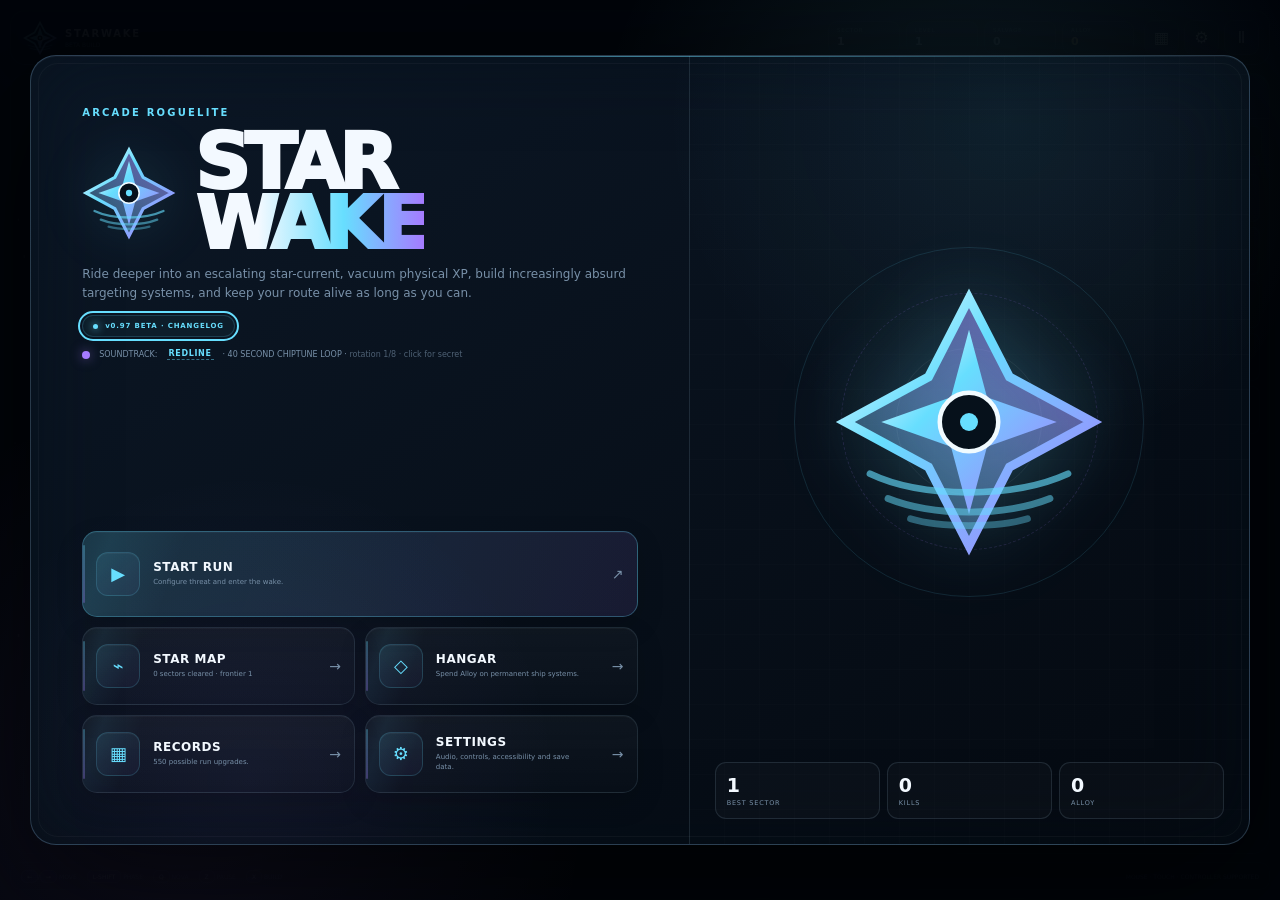
<file: index.html>
<!doctype html>
<html lang="en">
<head>
<meta charset="utf-8">
<meta name="viewport" content="width=device-width,initial-scale=1,viewport-fit=cover">
<title>STARWAKE v0.97 Beta</title>
<link rel="stylesheet" href="assets/css/core/tokens.css">
<link rel="stylesheet" href="assets/css/core/base.css">
<link rel="stylesheet" href="assets/css/front/shell.css">
<link rel="stylesheet" href="assets/css/front/identity.css">
<link rel="stylesheet" href="assets/css/front/menu.css">
<link rel="stylesheet" href="assets/css/front/screens.css">
<link rel="stylesheet" href="assets/css/front/changelog.css">
<link rel="stylesheet" href="assets/css/front/settings.css">
<link rel="stylesheet" href="assets/css/front/wipe.css">
<link rel="stylesheet" href="assets/css/game/layout.css">
<link rel="stylesheet" href="assets/css/game/hud.css">
<link rel="stylesheet" href="assets/css/game/drawer.css">
<link rel="stylesheet" href="assets/css/game/modal.css">
<link rel="stylesheet" href="assets/css/game/ad.css">
<link rel="stylesheet" href="assets/css/game/touch.css">
<link rel="stylesheet" href="assets/css/responsive/tablet.css">
<link rel="stylesheet" href="assets/css/responsive/mobile.css">
<link rel="stylesheet" href="assets/css/responsive/short-screen.css">
</head>
<body>
<div class="damage-screen-flash" id="damageScreenFlash"></div>

<div class="front-layer" id="frontLayer">
  <div class="front-shell" id="frontContent"></div>
</div>

<div class="game-app" id="gameApp">
  <header class="game-header">
    <div class="game-brand">
      <svg class="header-logo-svg sw-logo" viewBox="0 0 100 100" aria-label="STARWAKE logo">
       <defs><linearGradient id="swg" x1="0" y1="0" x2="1" y2="1"><stop stop-color="#f2fbff"/><stop offset=".42" stop-color="#67defe"/><stop offset="1" stop-color="#a57bff"/></linearGradient></defs>
       <g class="sw-logo-outer"><path d="M50 5 66 34 95 50 66 66 50 95 34 66 5 50 34 34Z" fill="none" stroke="url(#swg)" stroke-width="5"/></g>
       <g class="sw-logo-inner"><path d="M50 18 58 42 82 50 58 58 50 82 42 58 18 50 42 42Z" fill="url(#swg)" opacity=".92"/></g>
       <g class="sw-logo-core"><circle cx="50" cy="50" r="9" fill="#07111c" stroke="#effcff" stroke-width="2"/><circle class="sw-logo-core-dot" cx="50" cy="50" r="3" fill="#67defe"/></g>
       <g class="sw-logo-wake"><path class="sw-logo-wave wave-a" d="M15 71c21 8 48 8 70 0" fill="none" stroke="#67defe" stroke-width="3" stroke-linecap="round" opacity=".55"/><path class="sw-logo-wave wave-b" d="M21 80c17 6 40 6 58 0" fill="none" stroke="#67defe" stroke-width="3" stroke-linecap="round" opacity=".42"/></g>
      </svg>
      <div><strong>STARWAKE</strong><small>BETA BUILD</small></div>
    </div>
    <div class="run-meta">
      <div class="meta-chip"><span>SECTOR</span><b id="sectorTop">1</b></div>
      <div class="meta-chip"><span>LEVEL</span><b id="levelTop">1</b></div>
      <div class="meta-chip"><span>SALVAGE</span><b id="scrapTop">0</b></div>
      <div class="meta-chip alloy"><span>ALLOY</span><b id="alloyTop">0</b></div>
    </div>
    <div class="header-actions">
      <button class="icon-button" id="runMenuBtn" type="button" aria-label="Open build"><span>▦</span></button>
      <button class="icon-button" id="settingsBtn" type="button" aria-label="Open settings"><span>⚙</span></button>
      <button class="icon-button" id="pauseBtn" type="button" aria-label="Pause"><span>Ⅱ</span></button>
    </div>
  </header>

  <main class="game-layout">
    <section class="game-stage" id="gamewrap">
      <canvas id="game"></canvas>

      <div class="run-hud">
        <div class="vitals">
          <div class="hud-stat"><div class="hud-head"><span>HULL</span><b id="hpText">100 / 100</b></div><div class="hud-bar"><div class="hull-fill" id="hullFill"></div></div></div>
          <div class="hud-stat"><div class="hud-head"><span>SHIELD <i class="core-state" id="shieldCoreState">NO CORE</i></span><b id="shieldText">0 / 0</b></div><div class="hud-bar"><div class="shield-fill" id="shieldFill"></div></div></div>
          <div class="hud-stat"><div class="hud-head"><span>XP</span><b id="xpText">0 / 35</b></div><div class="hud-bar"><div class="xp-fill" id="xpFill"></div></div></div>
        </div>
        <div class="hud-right-dock">
          <div class="phase-visual" aria-label="Phase Shift status">
            <div class="phase-visual-top"><span>PHASE SHIFT</span><b id="dashText">READY</b></div>
            <div class="phase-visual-key"><span id="phaseKeyVisual">L-SHIFT</span><small>STATUS DISPLAY</small></div>
            <div class="thin-track"><div id="phaseFill"></div></div>
          </div>
          <div class="counters">
            <div class="counter"><i>✹</i><div><b id="bombCount">1</b><small>NOVA</small></div></div>
            <div class="counter"><i>↻</i><div><b id="rerollCount">1</b><small>REROLL</small></div></div>
            <div class="counter"><i>×</i><div><b id="comboText">1.0</b><small>COMBO</small></div></div>
          </div>
        </div>
      </div>

      <div class="sector-card"><div class="sector-head"><span id="sectorModText">SECTOR CLEARANCE</span><b id="waveText">0 / 8</b></div><div class="sector-track"><div id="waveBar"></div></div></div>
      <div class="bossbar" id="bossBar"><div class="boss-head"><span id="bossName">ABYSS WARDEN</span><b id="bossHpText">100%</b></div><div class="boss-track"><div id="bossFill"></div></div></div>

      <div class="abilities">
        <div class="ability timed" id="overdriveStatus"><div class="ability-head"><span>OVERDRIVE</span><b id="overdriveText">OFF</b></div><div class="thin-track"><div id="overdriveFill"></div></div></div>
        <div class="ability timed" id="magnetStatus"><div class="ability-head"><span>MAGNET</span><b id="magnetText">OFF</b></div><div class="thin-track"><div id="magnetFill"></div></div></div>
        <div class="ability timed" id="slowStatus"><div class="ability-head"><span>SLOW FIELD</span><b id="slowText">OFF</b></div><div class="thin-track"><div id="slowFill"></div></div></div>
      </div>

      <div class="touch-controls" id="touchControls">
        <div class="touch-group">
          <button class="touch-btn move" id="touchLeft" type="button">◀</button>
          <button class="touch-btn move" id="touchRight" type="button">▶</button>
        </div>
        <div class="touch-group">
          <button class="touch-btn action phase" id="touchPhase" type="button">PHASE</button>
          <button class="touch-btn action bomb" id="touchBomb" type="button">NOVA</button>
          <button class="touch-btn action" id="touchBuild" type="button">BUILD</button>
          <button class="touch-btn action" id="touchPause" type="button">Ⅱ</button>
        </div>
      </div>

      <div class="overlay" id="overlay"><div class="modal" id="overlayCard"></div></div>
    </section>

    <aside class="run-drawer" id="runDrawer">
      <div class="drawer-head"><div><small>RUN SYSTEMS</small><strong>CURRENT BUILD</strong></div><button class="drawer-close" id="drawerClose" type="button">×</button></div>
      <div class="drawer-tabs">
        <button class="tab active" data-tab="build">BUILD</button>
        <button class="tab" data-tab="missions">MISSIONS</button>
        <button class="tab" data-tab="hangar">HANGAR</button>
        <button class="tab" data-tab="stats">STATS</button>
        <button class="tab" data-tab="settings">SETTINGS</button>
      </div>
      <div class="sidecontent" id="sidecontent"></div>
    </aside>
  </main>

  <footer class="game-footer">
    <span><kbd id="hintMoveLeft">←</kbd>/<kbd id="hintMoveRight">→</kbd> MOVE</span><span><kbd id="hintPhase">L-SHIFT</kbd> PHASE</span><span><kbd id="hintNova">Q</kbd> NOVA</span><span><kbd id="hintPause">Z</kbd> PAUSE</span><span><kbd id="hintBuild">X</kbd> BUILD</span>
    <span class="spacer"></span><span>MOUSE · TOUCH · CONTROLLER SUPPORTED</span>
  </footer>
</div>

<script src="assets/js/core/dom.js"></script>
<script src="assets/js/core/settings.js"></script>
<script src="assets/js/core/controls.js"></script>
<script src="assets/js/audio/context.js"></script>
<script src="assets/js/audio/sfx.js"></script>
<script src="assets/js/audio/music/sequencer.js"></script>
<script src="assets/js/audio/music/composer.js"></script>
<script src="assets/js/audio/music/tracks/redline.js"></script>
<script src="assets/js/audio/music/tracks/afterimage.js"></script>
<script src="assets/js/audio/music/tracks/rotation/iron-halo.js"></script>
<script src="assets/js/audio/music/tracks/rotation/event-horizon.js"></script>
<script src="assets/js/audio/music/tracks/rotation/glass-comet.js"></script>
<script src="assets/js/audio/music/tracks/rotation/solar-wound.js"></script>
<script src="assets/js/audio/music/tracks/rotation/terminal-bloom.js"></script>
<script src="assets/js/audio/music/tracks/rotation/blackout-drive.js"></script>
<script src="assets/js/audio/music/tracks/rotation/astral-crown.js"></script>
<script src="assets/js/audio/music/boss-theme.js"></script>
<script src="assets/js/upgrades/catalog.js"></script>
<script src="assets/js/upgrades/presentation.js"></script>
<script src="assets/js/upgrades/pool.js"></script>
<script src="assets/js/game/state/progression-data.js"></script>
<script src="assets/js/game/balance/scaling.js"></script>
<script src="assets/js/game/bosses/catalog.js"></script>
<script src="assets/js/game/bosses/behavior.js"></script>
<script src="assets/js/game/state/runtime.js"></script>
<script src="assets/js/game/state/create-run.js"></script>
<script src="assets/js/game/state/lifecycle.js"></script>
<script src="assets/js/ui/data/changelog-data.js"></script>
<script src="assets/js/ui/branding/logo.js"></script>
<script src="assets/js/ui/front/common.js"></script>
<script src="assets/js/ui/front/main-launch.js"></script>
<script src="assets/js/ui/front/map.js"></script>
<script src="assets/js/ui/front/hangar.js"></script>
<script src="assets/js/ui/front/settings.js"></script>
<script src="assets/js/ui/front/records.js"></script>
<script src="assets/js/ui/front/changelog.js"></script>
<script src="assets/js/ui/front/share-card.js"></script>
<script src="assets/js/ui/front/death-share.js"></script>
<script src="assets/js/ui/danger/wipe-content.js"></script>
<script src="assets/js/ui/danger/wipe-gauntlet.js"></script>
<script src="assets/js/ui/danger/wipe-shutdown.js"></script>
<script src="assets/js/ui/ad/ad-catalog.js"></script>
<script src="assets/js/ui/ad/ad-gameplay.js"></script>
<script src="assets/js/ui/ad/reroll-ad.js"></script>
<script src="assets/js/effects/vfx.js"></script>
<script src="assets/js/game/entities/spawn-drops.js"></script>
<script src="assets/js/game/combat/targeting.js"></script>
<script src="assets/js/game/combat/enemy-damage.js"></script>
<script src="assets/js/game/combat/player-defense.js"></script>
<script src="assets/js/game/run/flow.js"></script>
<script src="assets/js/ui/drawer.js"></script>
<script src="assets/js/input/common.js"></script>
<script src="assets/js/input/controller.js"></script>
<script src="assets/js/input/keyboard.js"></script>
<script src="assets/js/input/ui-events.js"></script>
<script src="assets/js/input/touch.js"></script>
<script src="assets/js/input/pointer.js"></script>
<script src="assets/js/game/update/gameplay.js"></script>
<script src="assets/js/game/update/meta-vfx.js"></script>
<script src="assets/js/render/bosses.js"></script>
<script src="assets/js/render/helpers-enemies.js"></script>
<script src="assets/js/render/player.js"></script>
<script src="assets/js/render/scene.js"></script>
<script src="assets/js/ui/hud.js"></script>
<script src="assets/js/core/loop.js"></script>
<script src="assets/js/core/bootstrap.js"></script>
</body>
</html>
</file>
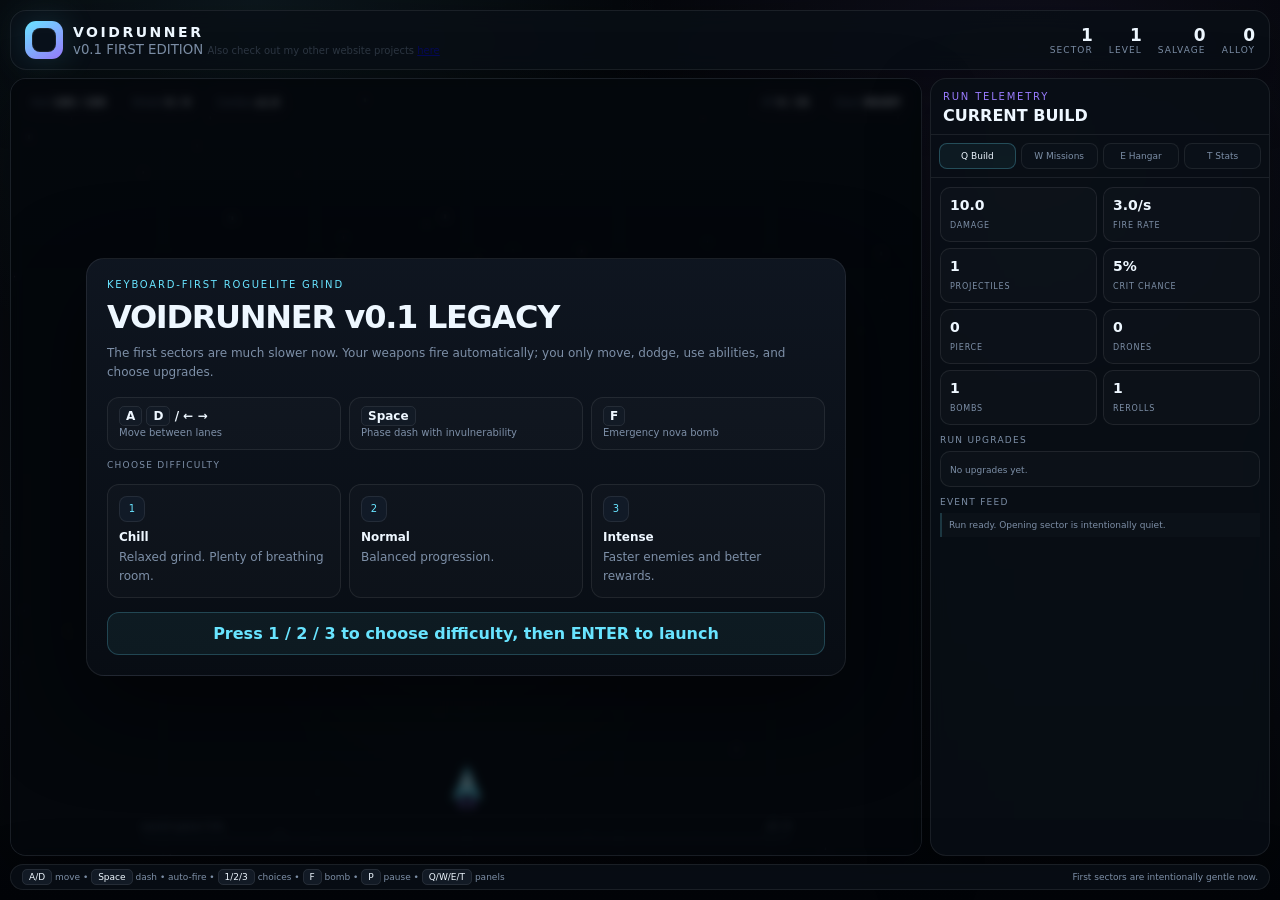
<file: other/legacy/OLD/VoidRunnerV0.01.html>
<!doctype html>
<html lang="en">
<head>
<meta charset="utf-8">
<meta name="viewport" content="width=device-width,initial-scale=1">
<title>VOIDRUNNER v0.1</title>
<style>
:root{
  --bg:#05070c;--panel:#0b111a;--line:rgba(255,255,255,.08);--text:#eef7ff;--muted:#7d8fa7;
  --cyan:#68e4ff;--violet:#9a7cff;--green:#70f1a5;--yellow:#ffd76a;--red:#ff667f;--orange:#ff9f5f;
}
*{box-sizing:border-box}
html,body{height:100%;margin:0;background:
 radial-gradient(circle at 20% 0%,rgba(104,228,255,.08),transparent 30%),
 radial-gradient(circle at 80% 10%,rgba(154,124,255,.08),transparent 32%),
 linear-gradient(#04060a,#070b11 60%,#030509);
 color:var(--text);font-family:Inter,ui-sans-serif,system-ui,Segoe UI,Arial,sans-serif;overflow:hidden}
body:before{content:"";position:fixed;inset:0;pointer-events:none;opacity:.18;background-image:
 linear-gradient(rgba(255,255,255,.018) 1px,transparent 1px),
 linear-gradient(90deg,rgba(255,255,255,.018) 1px,transparent 1px);background-size:28px 28px}
button{font:inherit}
.mini {opacity: 0.3;font-size: x-small;}
.app{height:100%;max-width:1500px;margin:auto;padding:10px;display:grid;grid-template-rows:auto 1fr auto;gap:8px}
.top,.bottom,.panel{background:rgba(9,14,22,.86);backdrop-filter:blur(10px);border:1px solid var(--line);box-shadow:0 20px 60px rgba(0,0,0,.35)}
.top{border-radius:16px;padding:10px 14px;display:flex;justify-content:space-between;align-items:center;gap:14px}
.brand{display:flex;align-items:center;gap:10px}.logo{width:38px;height:38px;border-radius:11px;background:linear-gradient(145deg,var(--cyan),var(--violet));box-shadow:0 0 35px rgba(104,228,255,.18);position:relative}
.logo:after{content:"";position:absolute;inset:7px;border-radius:8px;background:#09111b;border:1px solid rgba(255,255,255,.08)}
.brand h1{margin:0;font-size:14px;letter-spacing:.18em}.brand small{display:block;color:var(--muted);margin-top:2px}
.metrics{display:flex;gap:16px;text-align:right}.metric b{display:block;font-size:17px}.metric span{display:block;font-size:9px;color:var(--muted);letter-spacing:.12em;text-transform:uppercase}
.main{display:grid;grid-template-columns:minmax(0,1fr) 340px;gap:8px;min-height:0}.panel{border-radius:16px;overflow:hidden}
.gamewrap{position:relative;min-height:0}canvas{width:100%;height:100%;display:block;background:
 radial-gradient(circle at 50% 65%,rgba(104,228,255,.035),transparent 35%),linear-gradient(180deg,rgba(4,8,13,.5),rgba(7,11,17,.95))}
.hudtop{position:absolute;inset:10px 10px auto 10px;display:flex;justify-content:space-between;gap:8px;pointer-events:none}
.hudgroup{display:flex;gap:6px;flex-wrap:wrap}.pill{padding:7px 9px;border:1px solid var(--line);border-radius:999px;background:rgba(7,11,17,.72);font-size:10px;color:var(--muted);backdrop-filter:blur(8px)}
.pill b{color:var(--text)}.barbox{position:absolute;left:50%;bottom:13px;transform:translateX(-50%);width:min(650px,78%);pointer-events:none}
.labelrow{display:flex;justify-content:space-between;color:var(--muted);font-size:9px;margin-bottom:4px}.bar{height:7px;border-radius:999px;background:#071019;border:1px solid var(--line);overflow:hidden}
.bar>div{height:100%;width:0%;background:linear-gradient(90deg,var(--cyan),var(--violet));transition:width .15s}
.bossbar{position:absolute;left:50%;top:54px;transform:translateX(-50%);width:min(500px,68%);display:none;pointer-events:none}
.bossbar .labelrow{color:var(--orange)}.bossbar .bar>div{background:linear-gradient(90deg,var(--orange),var(--red))}
.overlay{position:absolute;inset:0;display:grid;place-items:center;background:rgba(3,6,10,.7);backdrop-filter:blur(5px);z-index:10}
.card{width:min(760px,92%);max-height:88%;overflow:auto;scrollbar-width:none;border:1px solid var(--line);border-radius:18px;background:linear-gradient(180deg,rgba(15,22,33,.97),rgba(8,13,20,.97));padding:20px;box-shadow:0 30px 90px rgba(0,0,0,.5)}
.card::-webkit-scrollbar{display:none}.kicker{font-size:10px;color:var(--cyan);letter-spacing:.18em;text-transform:uppercase}.card h2{margin:8px 0 8px;font-size:32px;letter-spacing:-.04em}
.card p{margin:0;color:var(--muted);line-height:1.6;font-size:12px}.grid3{display:grid;grid-template-columns:repeat(3,1fr);gap:8px;margin-top:14px}.grid2{display:grid;grid-template-columns:repeat(2,1fr);gap:8px;margin-top:14px}
.keycard,.choice,.hangarItem,.achievement{padding:11px;border:1px solid var(--line);border-radius:12px;background:rgba(255,255,255,.02);font-size:10px;color:var(--muted)}
.keycard b,.choice h3,.hangarItem h3,.achievement h3{display:block;color:var(--text);margin:0 0 4px;font-size:12px}
kbd{font:inherit;padding:2px 6px;border-radius:5px;background:#121a25;border:1px solid var(--line);color:var(--text)}
.press{margin-top:14px;text-align:center;padding:11px;border-radius:12px;border:1px solid rgba(104,228,255,.22);background:rgba(104,228,255,.06);color:var(--cyan);font-weight:700}
.choicegrid{display:grid;grid-template-columns:repeat(3,1fr);gap:8px;margin-top:14px}.choice .num{width:26px;height:26px;border-radius:8px;display:grid;place-items:center;background:#111a27;color:var(--cyan);border:1px solid var(--line);margin-bottom:8px}
.choice.common{border-color:rgba(255,255,255,.1)}.choice.uncommon{border-color:rgba(112,241,165,.28)}.choice.rare{border-color:rgba(104,228,255,.32)}.choice.epic{border-color:rgba(154,124,255,.4)}.choice.legendary{border-color:rgba(255,215,106,.5)}
.rarity{font-size:8px;text-transform:uppercase;letter-spacing:.12em;margin-top:7px}.side{display:grid;grid-template-rows:auto auto 1fr;min-height:0}.sidetitle{padding:12px 12px 9px;border-bottom:1px solid var(--line)}
.sidetitle .kicker{color:var(--violet)}.tabs{display:grid;grid-template-columns:repeat(4,1fr);gap:5px;padding:8px;border-bottom:1px solid var(--line)}
.tab{padding:7px 4px;border-radius:8px;border:1px solid var(--line);background:#0a1018;color:var(--muted);font-size:9px;cursor:pointer}.tab.active{color:var(--text);border-color:rgba(104,228,255,.25);background:rgba(104,228,255,.06)}
.sidecontent{padding:9px;overflow:auto;scrollbar-width:none}.sidecontent::-webkit-scrollbar{display:none}.statgrid{display:grid;grid-template-columns:1fr 1fr;gap:6px}.stat{padding:9px;border:1px solid var(--line);border-radius:10px;background:rgba(255,255,255,.018)}
.stat b{display:block;font-size:14px}.stat span{font-size:8px;color:var(--muted);text-transform:uppercase;letter-spacing:.1em}.section{margin-top:10px;font-size:9px;color:var(--muted);text-transform:uppercase;letter-spacing:.14em}
.up{margin-top:6px;padding:9px;border:1px solid var(--line);border-radius:10px;background:rgba(255,255,255,.018)}.up .row{display:flex;justify-content:space-between;gap:8px;align-items:center}.up h3{margin:0;font-size:11px}.up p{margin:3px 0 0;font-size:9px;color:var(--muted);line-height:1.4}.level{font-size:9px;color:var(--cyan)}
.eventlog{margin-top:6px;display:flex;flex-direction:column;gap:5px}.log{font-size:9px;color:var(--muted);padding:7px;border-left:2px solid rgba(104,228,255,.18);background:rgba(255,255,255,.015)}
.bottom{border-radius:13px;padding:7px 11px;display:flex;justify-content:space-between;gap:8px;color:var(--muted);font-size:9px;white-space:nowrap;overflow:hidden}.good{color:var(--green)!important}.danger{color:var(--red)!important}.warn{color:var(--yellow)!important}
.mission{padding:9px;border:1px solid var(--line);border-radius:10px;margin-top:6px}.mission .prog{height:4px;background:#071019;border-radius:999px;overflow:hidden;margin-top:5px}.mission .prog>div{height:100%;background:var(--green)}
.toggleline{display:flex;justify-content:space-between;gap:8px;padding:8px 0;border-bottom:1px solid var(--line);font-size:10px;color:var(--muted)}.toggleline b{color:var(--text)}
.hangarItem .cost{color:var(--yellow);margin-top:5px}.hangarItem.locked{opacity:.55}.achievement.done{border-color:rgba(112,241,165,.25)}.achievement.done h3{color:var(--green)}
@media(max-width:900px){body{overflow:auto}.app{height:auto;min-height:100%}.main{grid-template-columns:1fr}.gamewrap{height:68vh;min-height:520px}.side{min-height:520px}.metrics{gap:8px}.metric b{font-size:13px}.bottom{white-space:normal;flex-wrap:wrap}.grid3,.choicegrid{grid-template-columns:1fr}}
</style>
</head>
<body>
<div class="app">
<header class="top">
  <div class="brand"><div class="logo"></div><div><h1>VOIDRUNNER</h1><small>v0.1 FIRST EDITION <span class="mini">Also check out my other website projects <a href="https://github.com/The-Unnamed-Official?tab=repositories" target="_blank">here</a></span></small></div></div>
  <div class="metrics">
    <div class="metric"><b id="sectorTop">1</b><span>Sector</span></div>
    <div class="metric"><b id="levelTop">1</b><span>Level</span></div>
    <div class="metric"><b id="scrapTop">0</b><span>Salvage</span></div>
    <div class="metric"><b id="alloyTop">0</b><span>Alloy</span></div>
  </div>
</header>

<main class="main">
<section class="panel gamewrap" id="gamewrap">
  <canvas id="game"></canvas>
  <div class="hudtop">
    <div class="hudgroup">
      <div class="pill">Hull <b id="hpText">100 / 100</b></div>
      <div class="pill">Shield <b id="shieldText">0 / 0</b></div>
      <div class="pill">Combo <b id="comboText">x1.0</b></div>
    </div>
    <div class="hudgroup">
      <div class="pill">XP <b id="xpText">0 / 40</b></div>
      <div class="pill">Dash <b id="dashText">READY</b></div>
    </div>
  </div>
  <div class="bossbar" id="bossBar"><div class="labelrow"><span id="bossName">Boss</span><span id="bossHpText">100%</span></div><div class="bar"><div id="bossFill"></div></div></div>
  <div class="barbox"><div class="labelrow"><span id="sectorModText">Sector clearance</span><span id="waveText">0 / 10</span></div><div class="bar"><div id="waveBar"></div></div></div>

  <div class="overlay" id="overlay">
    <div class="card" id="overlayCard"></div>
  </div>
</section>

<aside class="panel side">
  <div class="sidetitle"><div class="kicker">Run telemetry</div><div style="font-weight:800;margin-top:4px">CURRENT BUILD</div></div>
  <div class="tabs">
    <button class="tab active" data-tab="build">Q Build</button>
    <button class="tab" data-tab="missions">W Missions</button>
    <button class="tab" data-tab="hangar">E Hangar</button>
    <button class="tab" data-tab="stats">T Stats</button>
  </div>
  <div class="sidecontent" id="sidecontent"></div>
</aside>
</main>

<footer class="bottom">
  <span><kbd>A/D</kbd> move • <kbd>Space</kbd> dash • auto-fire • <kbd>1/2/3</kbd> choices • <kbd>F</kbd> bomb • <kbd>P</kbd> pause • <kbd>Q/W/E/T</kbd> panels</span>
  <span>First sectors are intentionally gentle now.</span>
</footer>
</div>

<script>
(() => {
const C=document.getElementById('game'),ctx=C.getContext('2d'),wrap=document.getElementById('gamewrap');
const overlay=document.getElementById('overlay'),overlayCard=document.getElementById('overlayCard'),sidecontent=document.getElementById('sidecontent');
const E=id=>document.getElementById(id);
const sectorTop=E('sectorTop'),levelTop=E('levelTop'),scrapTop=E('scrapTop'),alloyTop=E('alloyTop'),
hpText=E('hpText'),shieldText=E('shieldText'),comboText=E('comboText'),xpText=E('xpText'),dashText=E('dashText'),
waveText=E('waveText'),waveBar=E('waveBar'),bossBar=E('bossBar'),bossName=E('bossName'),bossHpText=E('bossHpText'),bossFill=E('bossFill'),sectorModText=E('sectorModText');

let W=900,H=650,dpr=1;
function resize(){const r=wrap.getBoundingClientRect();dpr=Math.min(2,devicePixelRatio||1);W=Math.max(520,r.width);H=Math.max(480,r.height);C.width=W*dpr;C.height=H*dpr;C.style.width=W+'px';C.style.height=H+'px';ctx.setTransform(dpr,0,0,dpr,0,0)}
addEventListener('resize',resize);resize();

const DEFAULT_PERSIST={
  alloy:0,best:1,totalKills:0,totalRuns:0,totalBosses:0,totalSalvage:0,perma:{damage:0,hp:0,shield:0,magnet:0,dash:0,luck:0},
  settings:{sound:true,particles:true,shake:true},achievements:{}
};
const persistent=Object.assign({},DEFAULT_PERSIST,JSON.parse(localStorage.getItem('voidrunner-v0.1-save')||'{}'));
persistent.perma=Object.assign({},DEFAULT_PERSIST.perma,persistent.perma||{});
persistent.settings=Object.assign({},DEFAULT_PERSIST.settings,persistent.settings||{});
persistent.achievements=persistent.achievements||{};
function save(){localStorage.setItem('voidrunner-v0.1-save',JSON.stringify(persistent));alloyTop.textContent=Math.floor(persistent.alloy)}
let audioCtx=null;function beep(freq=260,dur=.05,vol=.025){if(!persistent.settings.sound)return;try{audioCtx ||= new (window.AudioContext||window.webkitAudioContext)();const o=audioCtx.createOscillator(),g=audioCtx.createGain();o.type='triangle';o.frequency.value=freq;g.gain.value=vol;o.connect(g);g.connect(audioCtx.destination);o.start();g.gain.exponentialRampToValueAtTime(.0001,audioCtx.currentTime+dur);o.stop(audioCtx.currentTime+dur)}catch{}}

const difficulty={
  chill:{name:'Chill',spawn:.92,enemy:.88,damage:.72,reward:.9,desc:'Relaxed grind. Plenty of breathing room.'},
  normal:{name:'Normal',spawn:1,enemy:1,damage:1,reward:1,desc:'Balanced progression.'},
  intense:{name:'Intense',spawn:1.18,enemy:1.22,damage:1.22,reward:1.25,desc:'Faster enemies and better rewards.'}
};
let diff='normal';

const mods=[
  {name:'Calm Drift',desc:'Reduced enemy speed.',enemySpeed:.88},
  {name:'Rich Debris',desc:'More salvage drops.',salvage:1.5},
  {name:'Ion Fog',desc:'Enemy bullets travel slower.',bulletSpeed:.78},
  {name:'Unstable Space',desc:'More elites appear.',elite:1.8},
  {name:'Repair Field',desc:'Heal 1 hull every 4 kills.',repair:true},
  {name:'Charged Vacuum',desc:'Pickup magnet range doubled.',magnet:2},
  {name:'Overclock Zone',desc:'Both sides fire faster.',fire:1.2}
];

const upgradeDefs=[
  {id:'damage',name:'Overcharged Coils',desc:'+30% weapon damage',rarity:'common',apply:s=>s.damage*=1.30},
  {id:'rate',name:'Rapid Cycling',desc:'+22% fire rate',rarity:'common',apply:s=>s.fireRate*=1.22},
  {id:'hp',name:'Reinforced Hull',desc:'+30 max hull and repair 30',rarity:'common',apply:s=>{s.maxHp+=30;s.hp=Math.min(s.maxHp,s.hp+30)}},
  {id:'shield',name:'Kinetic Shield',desc:'+30 shield capacity',rarity:'uncommon',apply:s=>{s.maxShield+=30;s.shield=s.maxShield}},
  {id:'shieldregen',name:'Shield Recycler',desc:'Shield regenerates faster',rarity:'rare',apply:s=>s.shieldRegen+=3},
  {id:'magnet',name:'Salvage Magnet',desc:'+45% pickup range',rarity:'common',apply:s=>s.magnet*=1.45},
  {id:'multi',name:'Twin Barrage',desc:'+1 projectile per volley',rarity:'rare',apply:s=>s.multishot=Math.min(6,s.multishot+1)},
  {id:'crit',name:'Fracture Rounds',desc:'+10% critical chance',rarity:'uncommon',apply:s=>s.crit=Math.min(.60,s.crit+.10)},
  {id:'critdmg',name:'Singularity Tips',desc:'+40% critical damage',rarity:'rare',apply:s=>s.critDmg+=.4},
  {id:'dash',name:'Phase Capacitor',desc:'Dash cooldown -20%',rarity:'common',apply:s=>s.dashCd*=.80},
  {id:'speed',name:'Vector Thrusters',desc:'+18% lane-switch speed',rarity:'common',apply:s=>s.moveSpeed*=1.18},
  {id:'regen',name:'Field Nanites',desc:'Repair 2 hull every 8 kills',rarity:'uncommon',apply:s=>s.regen+=2},
  {id:'pierce',name:'Rail Core',desc:'+1 projectile pierce',rarity:'rare',apply:s=>s.pierce++},
  {id:'homing',name:'Targeting AI',desc:'+14% homing chance',rarity:'uncommon',apply:s=>s.homing=Math.min(.7,s.homing+.14)},
  {id:'drone',name:'Combat Drone',desc:'Adds an autonomous side drone',rarity:'epic',apply:s=>s.drones=Math.min(4,s.drones+1)},
  {id:'lifesteal',name:'Reclaimer Beam',desc:'2% chance to repair on hit',rarity:'epic',apply:s=>s.lifesteal+=.02},
  {id:'bomb',name:'Nova Reserve',desc:'+1 emergency bomb charge',rarity:'uncommon',apply:s=>s.bombs++},
  {id:'xp',name:'Data Harvester',desc:'+35% XP gain',rarity:'common',apply:s=>s.xpMult*=1.35},
  {id:'salvage',name:'Gold Scanner',desc:'+30% salvage value',rarity:'common',apply:s=>s.salvageMult*=1.30},
  {id:'armor',name:'Reactive Plating',desc:'Reduce collision damage by 12%',rarity:'rare',apply:s=>s.armor=Math.min(.6,s.armor+.12)},
  {id:'overdrive',name:'Overdrive Matrix',desc:'+18% damage and fire rate',rarity:'legendary',apply:s=>{s.damage*=1.18;s.fireRate*=1.18}},
  {id:'revive',name:'Black Box',desc:'Gain one automatic revive',rarity:'legendary',apply:s=>s.revives++}
];
const rarityWeight={common:50,uncommon:30,rare:14,epic:5,legendary:1};
const rarityColor={common:'#eef7ff',uncommon:'#70f1a5',rare:'#68e4ff',epic:'#9a7cff',legendary:'#ffd76a'};

const achievements=[
  ['firstblood','First Blood',s=>persistent.totalKills>=1],
  ['sector5','Getting Somewhere',s=>persistent.best>=5],
  ['sector10','Deep Run',s=>persistent.best>=10],
  ['boss1','Boss Breaker',s=>persistent.totalBosses>=1],
  ['boss5','Serial Boss Breaker',s=>persistent.totalBosses>=5],
  ['kills100','Scrapstorm',s=>persistent.totalKills>=100],
  ['kills1000','Exterminator',s=>persistent.totalKills>=1000],
  ['salvage10k','Industrialist',s=>persistent.totalSalvage>=10000],
  ['alloy100','Metal Rich',s=>persistent.alloy>=100],
  ['runs10','Again!',s=>persistent.totalRuns>=10]
];

let state,stars=[],bullets=[],enemyBullets=[],enemies=[],drops=[],particles=[],powerups=[],hazards=[],last=performance.now(),fireClock=0,spawnClock=0,tipClock=0;
const lanes=5;
let sideTab='build';

function freshState(){
 const p=persistent.perma;
 return {
  running:false,dead:false,choosing:false,paused:false,sector:1,kills:0,targetKills:8,grace:5,scrap:0,
  hp:100+p.hp*12,maxHp:100+p.hp*12,shield:p.shield*10,maxShield:p.shield*10,shieldRegen:3,
  damage:10*(1+p.damage*.10),fireRate:3,moveSpeed:1,magnet:1+p.magnet*.15,multishot:1,crit:.05+p.luck*.015,critDmg:2,
  dashCd:1.5*Math.pow(.95,p.dash),regen:0,pierce:0,homing:0,drones:0,lifesteal:0,bombs:1,xpMult:1,salvageMult:1,armor:0,revives:0,
  lane:2,targetLane:2,x:0,y:0,dash:0,dashTimer:0,combo:1,comboTimer:0,chosen:[],runKills:0,
  xp:0,level:1,xpNeed:35,rerolls:1,sectorMod:null,shots:0,shake:0,overdrive:0,magnetBoost:0,slowTime:0,
  missions:createMissions(),boss:null,revived:false,logs:[]
 };
}
function createMissions(){
 return [
  {id:'kill',name:'Destroy 25 hostiles',goal:25,val:0,reward:4,done:false},
  {id:'salvage',name:'Collect 250 salvage',goal:250,val:0,reward:5,done:false},
  {id:'sector',name:'Reach Sector 4',goal:4,val:1,reward:6,done:false}
 ];
}
function initRun(){
 state=freshState();bullets=[];enemyBullets=[];enemies=[];drops=[];particles=[];powerups=[];hazards=[];fireClock=spawnClock=0;
 stars=Array.from({length:100},()=>({x:Math.random()*W,y:Math.random()*H,s:.4+Math.random()*1.5,a:.12+Math.random()*.55}));
 placePlayer();renderSide();log('Run ready. Opening sector is intentionally quiet.');
}
function placePlayer(){state.x=laneX(state.lane);state.y=H-72}
function laneX(i){return W/(lanes+1)*(i+1)}
function start(){if(state.dead)initRun();state.running=true;state.paused=false;overlay.style.display='none'}
function log(msg){if(!state)return;state.logs=state.logs||[];state.logs.unshift(msg);state.logs=state.logs.slice(0,7);const feed=document.getElementById('eventLog');if(feed)feed.innerHTML=state.logs.map(x=>`<div class="log">${x}</div>`).join('')}
function weightedUpgrade(){
 const entries=upgradeDefs.map(u=>[u,rarityWeight[u.rarity]*(1+persistent.perma.luck*.03)]);
 let total=entries.reduce((a,x)=>a+x[1],0),r=Math.random()*total;
 for(const [u,w] of entries){r-=w;if(r<=0)return u}return upgradeDefs[0]
}
function randomChoices(){const arr=[];while(arr.length<3){const u=weightedUpgrade();if(!arr.includes(u))arr.push(u)}return arr}

function showStart(){
 overlayCard.innerHTML=`
 <div class="kicker">Keyboard-first roguelite grind</div><h2>VOIDRUNNER v0.1 LEGACY</h2>
 <p>The first sectors are much slower now. Your weapons fire automatically; you only move, dodge, use abilities, and choose upgrades.</p>
 <div class="grid3">
  <div class="keycard"><b><kbd>A</kbd> <kbd>D</kbd> / ← →</b>Move between lanes</div>
  <div class="keycard"><b><kbd>Space</kbd></b>Phase dash with invulnerability</div>
  <div class="keycard"><b><kbd>F</kbd></b>Emergency nova bomb</div>
 </div>
 <div class="section">Choose difficulty</div>
 <div class="grid3">
 ${Object.entries(difficulty).map(([k,v],i)=>`<div class="choice"><div class="num">${i+1}</div><h3>${v.name}</h3><p>${v.desc}</p></div>`).join('')}
 </div>
 <div class="press">Press 1 / 2 / 3 to choose difficulty, then ENTER to launch</div>`;
 overlay.style.display='grid'
}
function chooseDifficulty(i){diff=['chill','normal','intense'][i]||'normal';showStart();overlayCard.querySelector('.press').textContent=`${difficulty[diff].name} selected — press ENTER to launch`}

function pickUpgrade(i){
 if(!state.choosing||!state.choicePool?.[i])return;
 const u=state.choicePool[i];u.apply(state);state.chosen.push(u.id);state.choosing=false;overlay.style.display='none';state.running=true;log(`${u.name} installed.`);renderSide()
}
function reroll(){
 if(!state.choosing||state.rerolls<=0)return;state.rerolls--;state.choicePool=randomChoices();showUpgradeChoices(state.choiceReason||'Upgrade')
}
function showUpgradeChoices(reason){
 state.running=false;state.choosing=true;state.choiceReason=reason;if(!state.choicePool)state.choicePool=randomChoices();
 overlayCard.innerHTML=`<div class="kicker">${reason}</div><h2>Choose an upgrade</h2><p>Your run pauses while you decide.</p>
 <div class="choicegrid">${state.choicePool.map((u,i)=>`<div class="choice ${u.rarity}"><div class="num">${i+1}</div><h3>${u.name}</h3><p>${u.desc}</p><div class="rarity" style="color:${rarityColor[u.rarity]}">${u.rarity}</div></div>`).join('')}</div>
 <div class="press">Press 1 / 2 / 3 • ${state.rerolls>0?`R to reroll (${state.rerolls})`:'No rerolls left'}</div>`;
 overlay.style.display='grid'
}
function gainXp(n){
 state.xp+=n*state.xpMult;
 if(state.xp>=state.xpNeed){
  state.xp-=state.xpNeed;state.level++;state.xpNeed=Math.floor(state.xpNeed*1.28+8);state.choicePool=randomChoices();showUpgradeChoices(`Level ${state.level}`);log(`Level ${state.level} reached.`)
 }
}
function spawnEnemy(typeOverride=null){
 const lane=Math.floor(Math.random()*lanes),d=difficulty[diff],sector=state.sector;
 let type=typeOverride;
 if(!type){
  const r=Math.random();
  if(sector>=4&&r<.08*Math.min(2,state.sectorMod?.elite||1))type='elite';
  else if(sector>=3&&r<.18)type='zigzag';
  else if(sector>=2&&r<.30)type='tank';
  else if(sector>=5&&r<.38)type='shooter';
  else type='scout';
 }
 const def={
  scout:{hp:16,speed:46,r:11,dmg:9,color:'#ff667f'},
  tank:{hp:44,speed:31,r:17,dmg:16,color:'#ff9f5f'},
  zigzag:{hp:24,speed:42,r:12,dmg:11,color:'#ffd76a'},
  shooter:{hp:28,speed:29,r:13,dmg:10,color:'#9a7cff'},
  elite:{hp:55,speed:48,r:15,dmg:18,color:'#d47cff'}
 }[type];
 const scale=(1+Math.max(0,sector-1)*.085)*d.enemy;
 enemies.push({type,lane,x:laneX(lane),y:-30,r:def.r,hp:def.hp*scale,maxHp:def.hp*scale,speed:def.speed*scale*(state.sectorMod?.enemySpeed||1),dmg:def.dmg*d.damage,phase:Math.random()*6,shoot:1.5+Math.random(),color:def.color,elite:type==='elite'})
}
function spawnBoss(){
 const hp=420*Math.pow(1.22,Math.floor(state.sector/5)-1)*difficulty[diff].enemy;
 const e={type:'boss',lane:2,x:W/2,y:80,r:38,hp,maxHp:hp,speed:18,dmg:20*difficulty[diff].damage,phase:0,shoot:.8,color:'#ff9f5f'};
 enemies.push(e);state.boss=e;bossBar.style.display='block';bossName.textContent=`Abyss Warden // Sector ${state.sector}`;log('Boss signature detected.')
}
function shoot(){
 const count=state.multishot,spread=13;
 for(let i=0;i<count;i++){
  const off=(i-(count-1)/2)*spread,homing=Math.random()<state.homing;
  bullets.push({x:state.x+off,y:state.y-24,vx:0,vy:-560,dmg:state.damage,crit:Math.random()<state.crit,pierce:state.pierce,homing,drone:false})
 }
 for(let d=0;d<state.drones;d++){
  const side=d%2?1:-1;
  bullets.push({x:state.x+side*(22+Math.floor(d/2)*12),y:state.y-8,vx:side*12,vy:-510,dmg:state.damage*.42,crit:false,pierce:0,homing:true,drone:true})
 }
 state.shots++
}
function enemyShoot(e){
 const dx=state.x-e.x,dy=state.y-e.y,len=Math.hypot(dx,dy)||1,speed=165*(state.sectorMod?.bulletSpeed||1);
 enemyBullets.push({x:e.x,y:e.y,vx:dx/len*speed,vy:dy/len*speed,r:e.type==='boss'?6:4,dmg:e.type==='boss'?13*difficulty[diff].damage:9*difficulty[diff].damage})
 if(e.type==='boss'){
  for(let a=-1;a<=1;a++)enemyBullets.push({x:e.x,y:e.y,vx:(dx/len*speed)+a*55,vy:dy/len*speed,r:5,dmg:10*difficulty[diff].damage})
 }
}
function killEnemy(e,idx){
 enemies.splice(idx,1);state.runKills++;persistent.totalKills++;state.kills++;state.combo=Math.min(10,state.combo+.1);state.comboTimer=2.5;
 let base=e.type==='tank'?6:e.type==='elite'?8:e.type==='boss'?45:3;
 base*=difficulty[diff].reward*(state.sectorMod?.salvage||1)*state.salvageMult;
 drops.push({x:e.x,y:e.y,v:base*state.combo,vy:26,spin:0});
 gainXp(e.type==='boss'?45:e.type==='elite'?12:e.type==='tank'?8:5);
 if(state.regen&&state.runKills%8===0)state.hp=Math.min(state.maxHp,state.hp+state.regen);
 if(state.sectorMod?.repair&&state.runKills%4===0)state.hp=Math.min(state.maxHp,state.hp+1);
 if(Math.random()<.06)spawnPowerup(e.x,e.y);
 updateMission('kill',1);
 if(e.type==='boss'){persistent.totalBosses++;checkAchievements();state.boss=null;bossBar.style.display='none';sectorClear();return}
 checkAchievements();if(!state.boss && state.kills>=state.targetKills)sectorClear()
}
function spawnPowerup(x,y){
 const types=['heal','shield','overdrive','magnet','bomb','slow'],type=types[Math.floor(Math.random()*types.length)];
 powerups.push({x,y,type,vy:22,t:0})
}
function applyPowerup(p){
 if(p.type==='heal')state.hp=Math.min(state.maxHp,state.hp+30);
 if(p.type==='shield')state.shield=Math.min(state.maxShield,Math.max(state.shield,25));
 if(p.type==='overdrive')state.overdrive=8;
 if(p.type==='magnet')state.magnetBoost=10;
 if(p.type==='bomb')state.bombs++;
 if(p.type==='slow')state.slowTime=7;
 beep(700,.08,.03);log(`Power-up: ${p.type.toUpperCase()}`)
}
function takeDamage(n){
 if(state.dash>0)return;
 n*=1-state.armor;
 if(state.shield>0){const used=Math.min(state.shield,n);state.shield-=used;n-=used}
 if(n>0)state.hp-=n;
 state.combo=1;state.shake=8;burst(state.x,state.y,18,'hurt');
 if(state.hp<=0){
  if(state.revives>0&&!state.revived){state.revives--;state.revived=true;state.hp=Math.round(state.maxHp*.5);state.shield=state.maxShield;enemyBullets=[];enemies=[];log('Black Box revive triggered.');return}
  die()
 }
}
function useBomb(){
 if(!state.running||state.bombs<=0)return;state.bombs--;enemyBullets=[];for(let i=enemies.length-1;i>=0;i--){const e=enemies[i];e.hp-=state.damage*8;if(e.hp<=0)killEnemy(e,i)}burst(state.x,state.y,45,'bomb');log('Nova bomb detonated.')
}
function dash(){if(!state.running||state.dashTimer>0)return;state.dash=.24;state.dashTimer=state.dashCd;burst(state.x,state.y,18,'dash')}
function sectorClear(){
 state.running=false;state.choosing=true;state.scrap+=state.sector*10;state.missions[2].val=Math.max(state.missions[2].val,state.sector+1);
 persistent.alloy+=Math.max(1,Math.floor(state.sector*.4));persistent.best=Math.max(persistent.best,state.sector+1);save();
 beep(620,.12,.03);checkAchievements();state.sector++;state.kills=0;state.targetKills=Math.min(26,7+Math.floor(state.sector*1.15));state.grace=2.5;state.sectorMod=mods[Math.floor(Math.random()*mods.length)];
 enemies=[];enemyBullets=[];bullets=[];state.choicePool=randomChoices();showUpgradeChoices(`Sector ${state.sector-1} cleared`);log(`Entering Sector ${state.sector}: ${state.sectorMod.name}`)
}
function die(){
 state.hp=0;state.running=false;state.dead=true;persistent.totalRuns++;
 const bank=Math.floor(state.scrap/45)+Math.max(1,state.sector-1);persistent.alloy+=bank;persistent.best=Math.max(persistent.best,state.sector);persistent.totalSalvage+=state.scrap;save();checkAchievements();
 overlayCard.innerHTML=`<div class="kicker danger">Run terminated</div><h2>Hull failure</h2>
 <p>Sector <b>${state.sector}</b> • Level <b>${state.level}</b> • ${state.runKills} hostiles destroyed • <b>${bank}</b> Alloy banked.</p>
 <div class="grid3"><div class="keycard"><b>${Math.floor(state.scrap)}</b>Salvage</div><div class="keycard"><b>${state.runKills}</b>Kills</div><div class="keycard"><b>${persistent.best}</b>Best sector</div></div>
 <div class="press">Press R or ENTER to launch another run</div>`;overlay.style.display='grid'
}
function updateMission(id,amt){
 const m=state.missions.find(x=>x.id===id);if(!m||m.done)return;m.val+=amt;if(m.val>=m.goal){m.done=true;persistent.alloy+=m.reward;save();log(`Mission complete: +${m.reward} Alloy`)}
}
function checkAchievements(){
 for(const [id,name,fn] of achievements)if(!persistent.achievements[id]&&fn()){persistent.achievements[id]=true;persistent.alloy+=3;log(`Achievement: ${name} (+3 Alloy)`)}save()
}
function burst(x,y,n,type){if(!persistent.settings.particles)return;for(let i=0;i<n;i++)particles.push({x,y,vx:(Math.random()-.5)*(type==='bomb'?360:type==='dash'?250:150),vy:(Math.random()-.5)*(type==='bomb'?360:type==='dash'?250:150),life:.3+Math.random()*.45,max:.75,type})}

function renderSide(){
 document.querySelectorAll('.tab').forEach(t=>t.classList.toggle('active',t.dataset.tab===sideTab));
 if(sideTab==='build'){
  const counts={};state.chosen.forEach(x=>counts[x]=(counts[x]||0)+1);
  sidecontent.innerHTML=`<div class="statgrid">
   <div class="stat"><b>${state.damage.toFixed(1)}</b><span>Damage</span></div>
   <div class="stat"><b>${state.fireRate.toFixed(1)}/s</b><span>Fire rate</span></div>
   <div class="stat"><b>${state.multishot}</b><span>Projectiles</span></div>
   <div class="stat"><b>${Math.round(state.crit*100)}%</b><span>Crit chance</span></div>
   <div class="stat"><b>${state.pierce}</b><span>Pierce</span></div>
   <div class="stat"><b>${state.drones}</b><span>Drones</span></div>
   <div class="stat"><b>${state.bombs}</b><span>Bombs</span></div>
   <div class="stat"><b>${state.rerolls}</b><span>Rerolls</span></div>
  </div><div class="section">Run upgrades</div>
  ${Object.keys(counts).length?Object.entries(counts).map(([id,n])=>{const u=upgradeDefs.find(x=>x.id===id);return `<div class="up"><div class="row"><h3>${u.name}</h3><span class="level">Lv.${n}</span></div><p>${u.desc}</p></div>`}).join(''):`<div class="up"><p>No upgrades yet.</p></div>`}
  <div class="section">Event feed</div><div class="eventlog" id="eventLog">${(state.logs||[]).map(x=>`<div class="log">${x}</div>`).join('')}</div>`
 }
 if(sideTab==='missions'){
  sidecontent.innerHTML=`<div class="section" style="margin-top:0">Run missions</div>${state.missions.map(m=>`<div class="mission"><div class="row"><b>${m.name}</b></div><div style="font-size:9px;color:var(--muted)">${Math.min(m.goal,Math.floor(m.val))} / ${m.goal} • Reward ${m.reward} Alloy</div><div class="prog"><div style="width:${Math.min(100,m.val/m.goal*100)}%"></div></div></div>`).join('')}
  <div class="section">Achievements</div>${achievements.map(([id,name])=>`<div class="achievement ${persistent.achievements[id]?'done':''}"><h3>${name}</h3><div>${persistent.achievements[id]?'Unlocked':'Locked'} • +3 Alloy</div></div>`).join('')}`
 }
 if(sideTab==='hangar'){
  const items=[
   ['damage','Weapon Calibration','+10% starting damage',6],
   ['hp','Hull Framing','+12 starting hull',6],
   ['shield','Shield Generator','+10 starting shield',8],
   ['magnet','Tractor Array','+15% pickup radius',5],
   ['dash','Phase Tuning','-5% dash cooldown',7],
   ['luck','Lucky Core','Better crits and upgrade rarity',10]
  ];
  sidecontent.innerHTML=`<div class="section" style="margin-top:0">Permanent hangar upgrades</div><div style="font-size:9px;color:var(--muted);margin-bottom:6px">Buy with Alloy. Active on every future run.</div>
  ${items.map(([id,n,d,c],i)=>{const lv=persistent.perma[id]||0,cost=c+lv*Math.ceil(c*.75);return `<div class="hangarItem"><h3>${i+1}. ${n} <span class="level">Lv.${lv}</span></h3><div>${d}</div><div class="cost">${cost} Alloy</div></div>`}).join('')}
  <div class="section">Settings</div>
  ${['sound','particles','shake'].map(k=>`<div class="toggleline"><span>${k[0].toUpperCase()+k.slice(1)}</span><b>${persistent.settings[k]?'ON':'OFF'}</b></div>`).join('')}
  <div style="font-size:9px;color:var(--muted);margin-top:7px">Press 1-6 to buy • S sound • V particles • X shake</div>`
 }
 if(sideTab==='stats'){
  sidecontent.innerHTML=`<div class="statgrid">
  <div class="stat"><b>${persistent.best}</b><span>Best sector</span></div><div class="stat"><b>${persistent.totalKills}</b><span>Total kills</span></div>
  <div class="stat"><b>${persistent.totalBosses}</b><span>Bosses</span></div><div class="stat"><b>${persistent.totalRuns}</b><span>Runs</span></div>
  <div class="stat"><b>${Math.floor(persistent.totalSalvage)}</b><span>Total salvage</span></div><div class="stat"><b>${persistent.alloy}</b><span>Alloy</span></div></div>
  <div class="section">Current sector modifier</div><div class="up"><h3>${state.sectorMod?.name||'None'}</h3><p>${state.sectorMod?.desc||'Sector 1 has no modifier.'}</p></div>
  <div class="section">Difficulty</div><div class="up"><h3>${difficulty[diff].name}</h3><p>${difficulty[diff].desc}</p></div>`
 }
}
function buyHangar(i){
 if(sideTab!=='hangar')return;
 const ids=['damage','hp','shield','magnet','dash','luck'],base=[6,6,8,5,7,10],id=ids[i];if(!id)return;
 const lv=persistent.perma[id]||0,cost=base[i]+lv*Math.ceil(base[i]*.75);
 if(persistent.alloy>=cost){persistent.alloy-=cost;persistent.perma[id]=lv+1;beep(430,.06,.025);save();checkAchievements();renderSide()}
}
function toggleSetting(k){persistent.settings[k]=!persistent.settings[k];save();renderSide()}

function update(dt){
 if(!state)return;
 for(const s of stars){s.y+=20*s.s*dt;if(s.y>H){s.y=-4;s.x=Math.random()*W}}
 if(!state.running||state.paused)return;
 state.grace=Math.max(0,state.grace-dt);state.dash=Math.max(0,state.dash-dt);state.dashTimer=Math.max(0,state.dashTimer-dt);state.overdrive=Math.max(0,state.overdrive-dt);state.magnetBoost=Math.max(0,state.magnetBoost-dt);state.slowTime=Math.max(0,state.slowTime-dt);
 state.shield=Math.min(state.maxShield,state.shield+state.shieldRegen*dt);
 state.comboTimer-=dt;if(state.comboTimer<=0)state.combo=Math.max(1,state.combo-dt*.7);
 const tx=laneX(state.targetLane),move=state.dash>0?18:10;state.x+=(tx-state.x)*Math.min(1,dt*move*state.moveSpeed);
 const fireBoost=(state.overdrive>0?1.6:1)*(state.sectorMod?.fire||1);fireClock-=dt;if(fireClock<=0){shoot();fireClock=1/(state.fireRate*fireBoost)}
 if(state.grace<=0&&!state.boss&&state.sector%5!==0){
  spawnClock-=dt;
  const base=Math.max(.45,1.38-state.sector*.055); // much calmer than v1
  if(spawnClock<=0){spawnEnemy();spawnClock=base/difficulty[diff].spawn*(.85+Math.random()*.45)}
 }
 if(state.sector%5===0&&!state.boss&&state.kills===0&&state.grace<=0&&enemies.length===0)spawnBoss();

 const slow=state.slowTime>0?.52:1;
 for(const b of bullets){
  if(b.homing&&enemies.length){let t=enemies.reduce((a,e)=>Math.abs(e.y-b.y)<Math.abs(a.y-b.y)?e:a,enemies[0]);const dx=t.x-b.x;b.vx+=Math.sign(dx)*220*dt;b.vx*=.97}
  b.x+=b.vx*dt;b.y+=b.vy*dt
 }
 bullets=bullets.filter(b=>b.y>-60&&b.x>-40&&b.x<W+40);
 for(const eb of enemyBullets){eb.x+=eb.vx*dt*slow;eb.y+=eb.vy*dt*slow}
 for(let i=enemyBullets.length-1;i>=0;i--){const b=enemyBullets[i];if(Math.hypot(b.x-state.x,b.y-state.y)<18){enemyBullets.splice(i,1);takeDamage(b.dmg)}else if(b.y>H+30||b.x<-30||b.x>W+30)enemyBullets.splice(i,1)}

 for(let i=enemies.length-1;i>=0;i--){
  const e=enemies[i];e.phase+=dt*2.4;
  if(e.type==='boss'){e.x=W/2+Math.sin(e.phase*.6)*W*.18;e.y=85+Math.sin(e.phase)*12;e.shoot-=dt;if(e.shoot<=0){enemyShoot(e);e.shoot=.72}}
  else{
   e.y+=e.speed*dt*slow;
   if(e.type==='zigzag')e.x=laneX(e.lane)+Math.sin(e.phase*2)*24;
   if(e.type==='elite')e.x=laneX(e.lane)+Math.sin(e.phase*1.5)*18;
   if(e.type==='shooter'){e.shoot-=dt;if(e.shoot<=0&&e.y>50&&e.y<H*.6){enemyShoot(e);e.shoot=2.4}}
  }
  for(let j=bullets.length-1;j>=0;j--){
   const b=bullets[j];if(Math.hypot(b.x-e.x,b.y-e.y)<e.r+5){const dmg=b.dmg*(b.crit?state.critDmg:1)*(state.overdrive>0?1.35:1);e.hp-=dmg;if(Math.random()<state.lifesteal)state.hp=Math.min(state.maxHp,state.hp+1.2);burst(e.x,e.y,b.crit?10:5,b.crit?'crit':'hit');if(b.pierce>0)b.pierce--;else bullets.splice(j,1);if(e.hp<=0){killEnemy(e,i);break}}}
  if(i>=enemies.length)continue;
  if(e.type!=='boss'&&e.y>state.y-18&&Math.abs(e.x-state.x)<30){enemies.splice(i,1);takeDamage(e.dmg);continue}
  if(e.type!=='boss'&&e.y>H+35){enemies.splice(i,1);takeDamage(e.dmg*.6)}
 }
 for(let i=drops.length-1;i>=0;i--){const d=drops[i];d.y+=d.vy*dt;d.spin+=dt*5;const dx=state.x-d.x,dy=state.y-d.y,dist=Math.hypot(dx,dy),range=90*state.magnet*(state.magnetBoost>0?2.2:1)*(state.sectorMod?.magnet||1);if(dist<range){d.x+=dx*dt*5.5;d.y+=dy*dt*5.5;if(dist<24){state.scrap+=d.v;persistent.totalSalvage+=d.v;updateMission('salvage',d.v);drops.splice(i,1);continue}}if(d.y>H+30)drops.splice(i,1)}
 for(let i=powerups.length-1;i>=0;i--){const p=powerups[i];p.y+=p.vy*dt;p.t+=dt;if(Math.hypot(p.x-state.x,p.y-state.y)<26){applyPowerup(p);powerups.splice(i,1);continue}if(p.y>H+30)powerups.splice(i,1)}
 particles.forEach(p=>{p.x+=p.vx*dt;p.y+=p.vy*dt;p.vx*=.96;p.vy*=.96;p.life-=dt});particles=particles.filter(p=>p.life>0);state.shake=Math.max(0,state.shake-dt*40);
 updateMission('sector',0)
}

function draw(){
 ctx.clearRect(0,0,W,H);ctx.save();if(state&&state.shake&&persistent.settings.shake)ctx.translate((Math.random()-.5)*state.shake,(Math.random()-.5)*state.shake);
 for(let i=0;i<lanes;i++){const x=laneX(i);ctx.strokeStyle='rgba(104,228,255,.05)';ctx.beginPath();ctx.moveTo(x,0);ctx.lineTo(x,H);ctx.stroke()}
 for(const s of stars){ctx.fillStyle=`rgba(220,240,255,${s.a})`;ctx.fillRect(s.x,s.y,s.s,s.s*2.2)}
 for(const b of bullets){ctx.strokeStyle=b.drone?'rgba(154,124,255,.95)':b.crit?'rgba(255,215,106,.95)':'rgba(104,228,255,.95)';ctx.lineWidth=b.crit?3:2;ctx.beginPath();ctx.moveTo(b.x,b.y+9);ctx.lineTo(b.x,b.y-8);ctx.stroke()}
 for(const b of enemyBullets){ctx.fillStyle='#ff8aa0';ctx.shadowColor='#ff667f';ctx.shadowBlur=10;ctx.beginPath();ctx.arc(b.x,b.y,b.r,0,Math.PI*2);ctx.fill();ctx.shadowBlur=0}
 for(const d of drops){ctx.save();ctx.translate(d.x,d.y);ctx.rotate(d.spin);ctx.fillStyle='#70f1a5';ctx.shadowColor='#70f1a5';ctx.shadowBlur=10;ctx.fillRect(-5,-5,10,10);ctx.restore()}
 const puColor={heal:'#70f1a5',shield:'#68e4ff',overdrive:'#ffd76a',magnet:'#9a7cff',bomb:'#ff9f5f',slow:'#8ad7ff'};
 for(const p of powerups){ctx.save();ctx.translate(p.x,p.y);ctx.rotate(p.t);ctx.strokeStyle=puColor[p.type];ctx.lineWidth=3;ctx.strokeRect(-8,-8,16,16);ctx.restore()}
 for(const e of enemies){
  ctx.save();ctx.translate(e.x,e.y);ctx.shadowBlur=e.type==='boss'?28:e.elite?18:10;ctx.shadowColor=e.color;ctx.fillStyle=e.color;
  if(e.type==='boss'){ctx.beginPath();for(let i=0;i<8;i++){const a=i*Math.PI/4,r=i%2?30:40;const x=Math.cos(a)*r,y=Math.sin(a)*r;i?ctx.lineTo(x,y):ctx.moveTo(x,y)}ctx.closePath();ctx.fill()}
  else if(e.type==='tank')ctx.fillRect(-e.r,-e.r,e.r*2,e.r*2);
  else{ctx.beginPath();ctx.moveTo(0,-e.r);ctx.lineTo(e.r,e.r);ctx.lineTo(-e.r,e.r);ctx.closePath();ctx.fill()}
  if(e.type!=='boss'){const pct=Math.max(0,e.hp/e.maxHp);ctx.shadowBlur=0;ctx.fillStyle='rgba(0,0,0,.45)';ctx.fillRect(-16,e.r+6,32,3);ctx.fillStyle='#70f1a5';ctx.fillRect(-16,e.r+6,32*pct,3)}
  ctx.restore()
 }
 if(state){
  for(let d=0;d<state.drones;d++){const ang=performance.now()/700+d*Math.PI*2/state.drones,x=state.x+Math.cos(ang)*30,y=state.y+Math.sin(ang)*18;ctx.fillStyle='#9a7cff';ctx.beginPath();ctx.arc(x,y,5,0,Math.PI*2);ctx.fill()}
  ctx.save();ctx.translate(state.x,state.y);if(state.dash>0){ctx.globalAlpha=.45;ctx.shadowBlur=30;ctx.shadowColor='#68e4ff'}ctx.fillStyle='#68e4ff';ctx.beginPath();ctx.moveTo(0,-20);ctx.lineTo(15,15);ctx.lineTo(0,9);ctx.lineTo(-15,15);ctx.closePath();ctx.fill();ctx.fillStyle='#eafaff';ctx.fillRect(-3,-9,6,13);ctx.fillStyle='#9a7cff';ctx.fillRect(-7,13,4,10);ctx.fillRect(3,13,4,10);ctx.restore()
 }
 for(const p of particles){const a=Math.max(0,p.life/p.max);const c=p.type==='hurt'?'255,102,127':p.type==='crit'?'255,215,106':p.type==='bomb'?'255,159,95':'104,228,255';ctx.fillStyle=`rgba(${c},${a})`;ctx.fillRect(p.x,p.y,2.5,2.5)}
 ctx.restore();
 if(state){
  sectorTop.textContent=state.sector;levelTop.textContent=state.level;scrapTop.textContent=Math.floor(state.scrap);alloyTop.textContent=Math.floor(persistent.alloy);hpText.textContent=`${Math.max(0,Math.ceil(state.hp))} / ${state.maxHp}`;shieldText.textContent=`${Math.ceil(state.shield)} / ${state.maxShield}`;comboText.textContent='x'+state.combo.toFixed(1);xpText.textContent=`${Math.floor(state.xp)} / ${state.xpNeed}`;dashText.textContent=state.dashTimer<=0?'READY':state.dashTimer.toFixed(1)+'s';waveText.textContent=state.boss?'BOSS':`${state.kills} / ${state.targetKills}`;waveBar.style.width=state.boss?'100%':(state.kills/state.targetKills*100)+'%';sectorModText.textContent=state.sectorMod?`${state.sectorMod.name}: ${state.sectorMod.desc}`:(state.grace>0?`Launch grace ${state.grace.toFixed(1)}s`:'Sector clearance');
  if(state.boss){bossFill.style.width=Math.max(0,state.boss.hp/state.boss.maxHp*100)+'%';bossHpText.textContent=Math.max(0,Math.ceil(state.boss.hp/state.boss.maxHp*100))+'%'}
 }
}
function loop(t){const dt=Math.min(.033,(t-last)/1000||.016);last=t;update(dt);draw();requestAnimationFrame(loop)}requestAnimationFrame(loop);

function pause(){
 if(state.dead||state.choosing)return;state.paused=!state.paused;state.running=!state.paused;
 if(state.paused){overlayCard.innerHTML=`<div class="kicker">Paused</div><h2>System suspended</h2><p>Nothing is moving. Press P or ENTER to continue.</p><div class="press">P / ENTER to resume</div>`;overlay.style.display='grid'}else overlay.style.display='none'
}
function setTab(t){sideTab=t;renderSide()}

document.querySelectorAll('.tab').forEach(t=>t.onclick=()=>setTab(t.dataset.tab));
document.addEventListener('keydown',e=>{
 if(['ArrowLeft','ArrowRight','Space'].includes(e.code))e.preventDefault();
 if(!state)return;

 if(overlay.style.display!=='none'&&!state.choosing&&!state.dead&&!state.paused&&!state.running){
   if(e.code==='Digit1')chooseDifficulty(0);if(e.code==='Digit2')chooseDifficulty(1);if(e.code==='Digit3')chooseDifficulty(2);if(e.code==='Enter')start();return
 }
 if(state.dead&&(e.code==='KeyR'||e.code==='Enter')){initRun();start();return}
 if(state.paused&&(e.code==='KeyP'||e.code==='Enter')){pause();return}
 if(state.choosing){
   if(e.code==='Digit1')pickUpgrade(0);if(e.code==='Digit2')pickUpgrade(1);if(e.code==='Digit3')pickUpgrade(2);if(e.code==='KeyR')reroll();return
 }
 if(e.code==='KeyP'){pause();return}
 if(e.code==='KeyQ')setTab('build');
 if(e.code==='KeyW')setTab('missions');
 if(e.code==='KeyE')setTab('hangar');
 if(e.code==='KeyT')setTab('stats');

 if(sideTab==='hangar'){
  if(/^Digit[1-6]$/.test(e.code))buyHangar(+e.code.slice(-1)-1);
  if(e.code==='KeyS')toggleSetting('sound');if(e.code==='KeyV')toggleSetting('particles');if(e.code==='KeyX')toggleSetting('shake')
 }
 if(!state.running)return;
 if(e.code==='KeyA'||e.code==='ArrowLeft')state.targetLane=Math.max(0,state.targetLane-1);
 if(e.code==='KeyD'||e.code==='ArrowRight')state.targetLane=Math.min(lanes-1,state.targetLane+1);
 if(e.code==='Space')dash();
 if(e.code==='KeyF')useBomb()
});

setInterval(()=>{if(state)renderSide()},1200);
setInterval(save,10000);
addEventListener('beforeunload',save);
initRun();showStart();save();
})();
</script>
</body>
</html>
</file>
<file: assets/css/core/tokens.css>
/* STARWAKE v0.97 — tokens */

:root{
  --bg:#02050a;--panel:#08111c;--panel2:#0d1927;--card:#101f30;
  --line:rgba(184,224,255,.12);--line2:rgba(184,224,255,.22);
  --text:#f3f9ff;--muted:#7890a8;--cyan:#67defe;--blue:#6b91ff;
  --violet:#a57bff;--green:#72efa5;--gold:#ffd36a;--red:#ff657b;--orange:#ff9b61;
}
</file>
<file: assets/css/core/base.css>
/* STARWAKE v0.97 — base */

*{box-sizing:border-box}

html,body{height:100%;margin:0;overflow:hidden;background:var(--bg);color:var(--text);
  font-family:Inter,ui-sans-serif,system-ui,-apple-system,BlinkMacSystemFont,"Segoe UI",sans-serif}

body{background:
 radial-gradient(circle at 16% -8%,rgba(66,158,255,.11),transparent 34%),
 radial-gradient(circle at 88% 5%,rgba(165,123,255,.08),transparent 30%),
 linear-gradient(180deg,#040a13,#02050a 70%)}

button{font:inherit}

button:focus-visible{outline:2px solid var(--cyan);outline-offset:2px}

kbd{font:inherit;border:1px solid rgba(255,255,255,.14);background:#111c29;border-radius:5px;padding:2px 5px;color:#eef9ff}

.tab{min-height:31px;border:1px solid var(--line);border-radius:7px;background:#08111b;color:var(--muted);font-size:6px;cursor:pointer}

.tab.active{color:var(--text);border-color:rgba(103,222,254,.24);background:rgba(103,222,254,.06)}
</file>
<file: assets/css/front/shell.css>
/* STARWAKE v0.97 — shell */

.front-layer{position:fixed;inset:0;z-index:300;display:grid;place-items:center;padding:10px;
  background:
  radial-gradient(circle at 75% 17%,rgba(103,222,254,.10),transparent 30%),
  radial-gradient(circle at 14% 90%,rgba(165,123,255,.08),transparent 30%),
  rgba(2,5,10,.97)}

.front-layer.hidden{display:none}

.front-shell{position:relative;width:min(1220px,100%);height:min(790px,calc(100dvh - 20px));min-height:0;
  overflow:hidden;border:1px solid rgba(160,214,255,.22);border-radius:26px;
  background:
    radial-gradient(circle at 80% 8%,rgba(103,222,254,.075),transparent 28%),
    radial-gradient(circle at 18% 92%,rgba(165,123,255,.07),transparent 25%),
    linear-gradient(145deg,rgba(12,24,39,.992),rgba(4,9,16,.997));
  box-shadow:0 36px 130px rgba(0,0,0,.65),inset 0 1px rgba(255,255,255,.035),inset 0 0 80px rgba(4,13,22,.55)}

.front-shell::before{content:"";position:absolute;inset:7px;border:1px solid rgba(255,255,255,.035);border-radius:20px;pointer-events:none;z-index:10}

.front-shell::after{content:"";position:absolute;left:28px;right:28px;top:0;height:1px;background:linear-gradient(90deg,transparent,rgba(103,222,254,.5),transparent);pointer-events:none}

.menu-layout{display:grid;grid-template-columns:minmax(0,1.08fr) minmax(330px,.92fr);height:100%;min-height:0}

.menu-left{padding:clamp(25px,4vw,52px);display:flex;flex-direction:column;min-height:0}
</file>
<file: assets/css/front/identity.css>
/* STARWAKE v0.97 — animated identity */

.menu-eyebrow{font-size:10px;letter-spacing:.22em;color:var(--cyan);font-weight:900}

.menu-title{font-size:clamp(54px,7.2vw,92px);letter-spacing:-.07em;line-height:.84;margin:16px 0 13px;font-weight:950}

.menu-subtitle{max-width:620px;font-size:12px;line-height:1.55;color:var(--muted);margin:0}

.menu-music{display:flex;align-items:center;gap:9px;margin-top:12px;color:var(--muted);font-size:8px}

.music-dot{width:8px;height:8px;border-radius:50%;background:var(--violet);box-shadow:0 0 12px rgba(165,123,255,.55)}

.song-name{appearance:none;border:0;border-bottom:1px dashed rgba(103,222,254,.45);padding:0 2px 1px;background:transparent;color:var(--cyan);font:inherit;font-weight:900;letter-spacing:.08em;cursor:pointer}

.song-name:hover,.song-name:focus-visible{color:#fff;border-bottom-color:#fff;outline:none}

.song-secret-note{opacity:.62}

.version-chip{display:inline-flex;align-items:center;gap:7px;margin-top:13px;width:max-content;border:1px solid rgba(103,222,254,.18);border-radius:999px;
 padding:6px 10px;background:rgba(103,222,254,.045);color:var(--cyan);font-size:7px;font-weight:900;letter-spacing:.12em;cursor:pointer}

.version-chip::before{content:"";width:5px;height:5px;border-radius:50%;background:var(--cyan);box-shadow:0 0 8px var(--cyan)}

.logo-lockup{display:flex;align-items:center;gap:18px;margin:15px 0 12px}

.logo-mark{width:94px;height:94px;filter:drop-shadow(0 0 28px rgba(103,222,254,.17))}

.logo-word{font-weight:950;font-size:clamp(46px,6vw,80px);letter-spacing:-.075em;line-height:.78}

.logo-word span{display:block}

.logo-word span:last-child{background:linear-gradient(90deg,#f3f9ff 0 28%,#67defe 65%,#a57bff);-webkit-background-clip:text;background-clip:text;color:transparent}

.header-logo-svg{width:34px;height:34px;filter:drop-shadow(0 0 9px rgba(103,222,254,.18))}


/* Internal SVG idle motion: the logo itself moves, not merely its container. */
.sw-logo .sw-logo-outer,.header-logo-svg .sw-logo-outer{transform-box:fill-box;transform-origin:center;animation:swOuterIdle 7s ease-in-out infinite}
.sw-logo .sw-logo-inner,.header-logo-svg .sw-logo-inner{transform-box:fill-box;transform-origin:center;animation:swInnerIdle 5.4s ease-in-out infinite}
.sw-logo .sw-logo-core,.header-logo-svg .sw-logo-core{transform-box:fill-box;transform-origin:center;animation:swCoreIdle 2.8s ease-in-out infinite}
.sw-logo .sw-logo-core-dot,.header-logo-svg .sw-logo-core-dot{animation:swCoreGlow 1.7s ease-in-out infinite}
.sw-logo .sw-logo-wave,.header-logo-svg .sw-logo-wave{transform-box:fill-box;transform-origin:center;stroke-dasharray:120;animation:swWakeFlow 4.8s ease-in-out infinite}
.sw-logo .wave-b,.header-logo-svg .wave-b{animation-delay:-1.2s}.sw-logo .wave-c,.header-logo-svg .wave-c{animation-delay:-2.1s}
@keyframes swOuterIdle{0%,100%{transform:rotate(-1.2deg) scale(.985)}50%{transform:rotate(1.5deg) scale(1.018)}}
@keyframes swInnerIdle{0%,100%{transform:rotate(2deg) scale(.98)}50%{transform:rotate(-2.4deg) scale(1.035)}}
@keyframes swCoreIdle{0%,100%{transform:scale(.92)}45%{transform:scale(1.08)}60%{transform:scale(1.02)}}
@keyframes swCoreGlow{0%,100%{opacity:.45;filter:drop-shadow(0 0 2px #67defe)}50%{opacity:1;filter:drop-shadow(0 0 9px #67defe)}}
@keyframes swWakeFlow{0%,100%{transform:translateX(-2px);stroke-dashoffset:0;opacity:.36}50%{transform:translateX(3px);stroke-dashoffset:-18;opacity:.78}}
@media(prefers-reduced-motion:reduce){.sw-logo *,.header-logo-svg *{animation:none!important}}
</file>
<file: assets/css/front/menu.css>
/* STARWAKE v0.97 — polished main menu */
.menu-stage .logo-mark{width:min(270px,70%);height:auto;filter:drop-shadow(0 0 42px rgba(103,222,254,.24))}
.menu-nav{display:grid;grid-template-columns:repeat(2,minmax(0,1fr));gap:10px;margin-top:auto}
.menu-button{position:relative;isolation:isolate;overflow:hidden;display:grid;grid-template-columns:46px minmax(0,1fr) 24px;align-items:center;gap:11px;min-height:78px;text-align:left;padding:12px 13px;border:1px solid rgba(179,222,255,.115);border-radius:15px;color:var(--text);background:
 linear-gradient(180deg,rgba(255,255,255,.034),rgba(255,255,255,.011));cursor:pointer;transition:transform .18s ease,border-color .18s ease,background .18s ease,box-shadow .18s ease;box-shadow:inset 0 1px rgba(255,255,255,.03),0 10px 28px rgba(0,0,0,.14)}
.menu-button::before{content:"";position:absolute;z-index:-1;inset:0;background:linear-gradient(110deg,transparent 0 54%,rgba(103,222,254,.065) 62%,transparent 75%);transform:translateX(-60%);transition:transform .42s ease}
.menu-button::after{content:"";position:absolute;left:0;top:13px;bottom:13px;width:2px;border-radius:4px;background:linear-gradient(var(--cyan),var(--violet));opacity:.3;transition:opacity .18s ease,top .18s ease,bottom .18s ease}
.menu-button:hover,.menu-button:focus-visible{transform:translateY(-3px);border-color:rgba(103,222,254,.34);background:linear-gradient(180deg,rgba(103,222,254,.065),rgba(165,123,255,.025));box-shadow:inset 0 1px rgba(255,255,255,.045),0 16px 36px rgba(0,0,0,.22)}
.menu-button:hover::before,.menu-button:focus-visible::before{transform:translateX(65%)}.menu-button:hover::after,.menu-button:focus-visible::after{opacity:.85;top:8px;bottom:8px}
.menu-button.primary{grid-column:1/-1;min-height:86px;background:linear-gradient(110deg,rgba(103,222,254,.16),rgba(165,123,255,.105));border-color:rgba(103,222,254,.30)}
.menu-action-icon{width:44px;height:44px;border:1px solid rgba(103,222,254,.17);border-radius:12px;display:grid;place-items:center;background:linear-gradient(145deg,rgba(103,222,254,.09),rgba(165,123,255,.045));color:var(--cyan);font-size:18px;box-shadow:inset 0 1px rgba(255,255,255,.04);transition:transform .28s cubic-bezier(.2,.8,.2,1),color .18s ease,box-shadow .18s ease}
.menu-button:hover .menu-action-icon,.menu-button:focus-visible .menu-action-icon{transform:translateX(4px) rotate(7deg) scale(1.07);color:#fff;box-shadow:0 0 24px rgba(103,222,254,.13),inset 0 1px rgba(255,255,255,.07)}
.menu-button.primary:hover .menu-action-icon,.menu-button.primary:focus-visible .menu-action-icon{transform:translateX(6px) scale(1.10)}
.menu-action-copy{min-width:0}.menu-action-copy strong{display:block;font-size:12px;letter-spacing:.045em}.menu-action-copy>span{display:block;margin-top:4px;font-size:7px;color:var(--muted);line-height:1.4}
.menu-action-chevron{justify-self:end;color:var(--muted);font-size:14px;transition:transform .18s ease,color .18s ease}.menu-button:hover .menu-action-chevron,.menu-button:focus-visible .menu-action-chevron{transform:translateX(3px);color:var(--cyan)}
.menu-right{position:relative;padding:25px;border-left:1px solid var(--line);display:flex;flex-direction:column;background:radial-gradient(circle at 50% 43%,rgba(103,222,254,.075),transparent 30%),repeating-linear-gradient(0deg,transparent 0 34px,rgba(255,255,255,.017) 35px),repeating-linear-gradient(90deg,transparent 0 34px,rgba(255,255,255,.017) 35px)}
.menu-stage{position:relative;flex:1;display:grid;place-items:center;min-height:0}.menu-ring{position:absolute;width:min(350px,80%);aspect-ratio:1;border-radius:50%;border:1px solid rgba(103,222,254,.12);animation:menuRingIdle 9s ease-in-out infinite}.menu-ring:before,.menu-ring:after{content:"";position:absolute;border-radius:50%;inset:13%;border:1px dashed rgba(165,123,255,.15);animation:menuRingSpin 22s linear infinite}.menu-ring:after{inset:29%;border-style:solid;border-color:rgba(255,255,255,.06);animation-direction:reverse;animation-duration:16s}
.menu-record{display:grid;grid-template-columns:repeat(3,1fr);gap:7px}.menu-record div{padding:11px;border:1px solid var(--line);border-radius:11px;background:rgba(255,255,255,.022)}.menu-record b{display:block;font-size:19px}.menu-record span{display:block;margin-top:3px;font-size:6.5px;letter-spacing:.12em;color:var(--muted)}
@keyframes menuRingSpin{to{transform:rotate(360deg)}}@keyframes menuRingIdle{0%,100%{transform:scale(.985);opacity:.75}50%{transform:scale(1.025);opacity:1}}
@media(prefers-reduced-motion:reduce){.menu-ring,.menu-ring::before,.menu-ring::after,.menu-action-icon{animation:none!important;transition:none!important}}
</file>
<file: assets/css/front/screens.css>
/* STARWAKE v0.97 — screens */

.front-screen{display:flex;flex-direction:column;height:100%;min-height:0;padding:26px}

.front-top{display:flex;justify-content:space-between;align-items:center;gap:14px;margin-bottom:14px}

.front-top h2{font-size:25px;margin:0;letter-spacing:-.035em}

.front-top p{font-size:9px;color:var(--muted);margin:4px 0 0}

.front-action,.back-button{border:1px solid var(--line);border-radius:10px;background:#0b1623;color:var(--text);padding:9px 13px;cursor:pointer;font-size:8px}

.front-action.primary{background:linear-gradient(100deg,rgba(103,222,254,.16),rgba(165,123,255,.12));border-color:rgba(103,222,254,.28)}

.content-scroll{min-height:0;overflow:auto;scrollbar-width:none}

.content-scroll::-webkit-scrollbar{display:none}

.screen-card{border:1px solid rgba(179,222,255,.105);border-radius:15px;
 background:linear-gradient(180deg,rgba(255,255,255,.027),rgba(255,255,255,.010));padding:14px;min-height:0;
 box-shadow:inset 0 1px rgba(255,255,255,.025),0 14px 38px rgba(0,0,0,.12)}

.screen-card h3{font-size:11px;margin:0 0 7px}

.screen-card p{font-size:8px;line-height:1.5;color:var(--muted);margin:0}

.launch-grid,.hangar-grid{display:grid;grid-template-columns:repeat(3,1fr);gap:9px}

.launch-card,.hangar-card{padding:13px;border:1px solid var(--line);border-radius:13px;background:rgba(255,255,255,.02);color:var(--text);text-align:left}

button.launch-card,button.hangar-card{cursor:pointer}

.launch-card.selected{border-color:rgba(103,222,254,.38);background:rgba(103,222,254,.055)}

.tile-icon{width:34px;height:34px;border-radius:10px;display:grid;place-items:center;margin-bottom:8px;background:rgba(103,222,254,.07);border:1px solid rgba(103,222,254,.15);color:var(--cyan);font-size:16px}

.launch-card h3,.hangar-card h3{font-size:10px;margin:0}

.launch-card p,.hangar-card p{font-size:7px;color:var(--muted);margin:4px 0 8px;line-height:1.4}

.map-card{position:relative;overflow:hidden;padding:0;flex:1}

.sector-map{width:100%;height:100%;display:block}

.map-path{fill:none;stroke:rgba(118,150,184,.23);stroke-width:4;stroke-linecap:round;stroke-dasharray:7 8}

.map-path.complete{stroke:rgba(103,222,254,.45);stroke-dasharray:none}

.map-node text{font-family:inherit;font-weight:900;fill:#f4fbff;text-anchor:middle;dominant-baseline:central;font-size:9px}

.map-node.completed circle,.map-node.completed polygon{fill:#0c3142;stroke:#67defe;stroke-width:2}

.map-node.current circle,.map-node.current polygon{fill:#4f3377;stroke:#c79cff;stroke-width:2;filter:drop-shadow(0 0 7px rgba(165,123,255,.55))}

.map-node.locked{opacity:.34}

.map-node.locked circle,.map-node.locked polygon{fill:#111a27;stroke:#47566b;stroke-width:2}

.map-node.boss circle,.map-node.boss polygon{stroke:#ffd36a}

.map-summary{position:absolute;z-index:2;left:14px;top:13px;padding:8px 10px;border:1px solid var(--line);border-radius:10px;background:rgba(4,9,15,.78)}

.map-summary b{font-size:17px}

.map-summary span{display:block;font-size:6px;color:var(--muted);letter-spacing:.12em}

.stats-grid{display:grid;grid-template-columns:repeat(3,1fr);gap:9px}

.big-stat{padding:14px;border:1px solid var(--line);border-radius:13px;background:rgba(255,255,255,.02)}

.big-stat b{display:block;font-size:24px}

.big-stat span{font-size:6px;letter-spacing:.12em;color:var(--muted)}

.share-layout{display:grid;grid-template-columns:minmax(0,1.15fr) minmax(250px,.85fr);gap:12px;min-height:0;flex:1}

.share-preview{display:grid;place-items:center;min-height:0;border:1px solid var(--line);border-radius:15px;background:#03070d;overflow:hidden}

.share-preview canvas{max-width:100%;max-height:100%;width:auto;height:auto}

.share-actions{display:flex;flex-direction:column;gap:8px}

.share-status{min-height:39px;padding:9px;border:1px solid var(--line);border-radius:10px;color:var(--muted);font-size:7px;line-height:1.45}
</file>
<file: assets/css/front/changelog.css>
/* STARWAKE v0.97 — changelog */

.changelog-shell{display:grid;grid-template-columns:210px minmax(0,1fr);gap:10px;min-height:0;flex:1}

.changelog-list{display:grid;align-content:start;gap:5px;padding:8px;border:1px solid var(--line);border-radius:13px;background:rgba(255,255,255,.012)}

.change-version{display:flex;justify-content:space-between;align-items:center;gap:8px;text-align:left;padding:9px;border:1px solid transparent;border-radius:9px;background:transparent;color:var(--muted);cursor:pointer}

.change-version.active{border-color:rgba(103,222,254,.22);background:rgba(103,222,254,.055);color:var(--text)}

.change-version b{font-size:8px}

.change-version span{font-size:5.5px;color:var(--muted)}

.changelog-detail{min-width:0;overflow:auto;scrollbar-width:none;padding:17px;border:1px solid var(--line);border-radius:14px;background:linear-gradient(180deg,rgba(255,255,255,.025),rgba(255,255,255,.01))}

.changelog-detail::-webkit-scrollbar{display:none}

.changelog-detail h3{font-size:25px;margin:3px 0 5px;letter-spacing:-.04em}

.changelog-detail .date{font-size:6px;color:var(--cyan);letter-spacing:.15em}

.change-grid{display:grid;grid-template-columns:repeat(2,minmax(0,1fr));gap:7px;margin-top:13px}

.change-card{padding:10px;border:1px solid var(--line);border-radius:10px;background:rgba(255,255,255,.014)}

.change-card b{display:block;font-size:8px;margin-bottom:3px}

.change-card p{font-size:6.5px;color:var(--muted);line-height:1.45;margin:0}
</file>
<file: assets/css/front/settings.css>
/* STARWAKE v0.97 — accessible settings */
.settings-screen .content-scroll{padding-right:2px}.settings-grid{display:grid;grid-template-columns:repeat(2,minmax(0,1fr));gap:11px}.settings-grid.in-run{grid-template-columns:1fr;gap:8px}.settings-grid.in-run .settings-section.wide{grid-column:auto}
.settings-section{position:relative;overflow:hidden;padding:14px;border:1px solid rgba(179,222,255,.11);border-radius:14px;background:linear-gradient(180deg,rgba(255,255,255,.028),rgba(255,255,255,.009));box-shadow:inset 0 1px rgba(255,255,255,.025)}.settings-section::after{content:"";position:absolute;inset:0;pointer-events:none;background:linear-gradient(120deg,transparent 65%,rgba(103,222,254,.025))}
.settings-section.wide{grid-column:1/-1}.settings-section-title{display:flex;align-items:center;gap:9px;margin-bottom:8px}.settings-section-title>span{width:31px;height:31px;border:1px solid rgba(103,222,254,.15);border-radius:9px;display:grid;place-items:center;background:rgba(103,222,254,.055);color:var(--cyan);font-size:13px}.settings-section-title h3{margin:0;font-size:10px}.settings-section-title p{margin:2px 0 0;font-size:6px;color:var(--muted)}
.setting-row{position:relative;z-index:1;display:grid;grid-template-columns:minmax(0,1fr) auto;align-items:center;gap:12px;min-height:49px;padding:9px 0;border-top:1px solid rgba(255,255,255,.055)}.setting-copy b{display:block;font-size:8px}.setting-copy span{display:block;margin-top:2px;font-size:6px;color:var(--muted);line-height:1.4}
.setting-toggle{display:flex;align-items:center;gap:7px;min-width:78px;border:1px solid var(--line);border-radius:999px;padding:5px 8px 5px 5px;background:#08131f;color:var(--muted);font-size:5.8px;cursor:pointer;transition:.16s ease}.setting-toggle strong{min-width:20px;text-align:center}.setting-toggle:hover,.setting-toggle:focus-visible{border-color:rgba(103,222,254,.26)}.setting-toggle.on{border-color:rgba(114,239,165,.28);background:rgba(114,239,165,.055);color:var(--green)}.toggle-track{position:relative;width:31px;height:19px;border-radius:999px;background:#121e2b;box-shadow:inset 0 0 0 1px rgba(255,255,255,.06)}.toggle-track i{position:absolute;width:13px;height:13px;left:3px;top:3px;border-radius:50%;background:#788a9b;transition:transform .17s ease,background .17s ease,box-shadow .17s ease}.setting-toggle.on .toggle-track i{transform:translateX(12px);background:var(--green);box-shadow:0 0 10px rgba(114,239,165,.35)}
.volume-control{display:flex;align-items:center;gap:7px;min-width:190px}.volume-control input{width:126px;accent-color:var(--cyan)}.volume-value{width:34px;text-align:right;font-size:7px;color:var(--cyan)}.volume-step{width:29px;height:29px;border:1px solid var(--line);border-radius:8px;background:#091522;color:var(--text);font-size:13px;font-weight:900;cursor:pointer;transition:.15s}.volume-step:hover,.volume-step:focus-visible{transform:translateY(-1px);border-color:rgba(103,222,254,.28);color:var(--cyan)}
.control-grid{display:grid;grid-template-columns:repeat(2,minmax(0,1fr));gap:7px;margin-top:7px}.control-bind{display:grid;grid-template-columns:34px minmax(0,1fr) auto;gap:8px;align-items:center;padding:9px;border:1px solid var(--line);border-radius:10px;background:rgba(255,255,255,.014);transition:border-color .15s,background .15s}.control-bind:hover{border-color:rgba(103,222,254,.17);background:rgba(103,222,254,.018)}.control-bind-icon{width:34px;height:34px;border-radius:9px;display:grid;place-items:center;background:rgba(103,222,254,.05);border:1px solid rgba(103,222,254,.11);color:var(--cyan);font-size:13px}.control-bind-copy b{font-size:7px}.control-bind-copy span{font-size:5.5px;color:var(--muted);display:block;margin-top:2px;line-height:1.35}.bind-button{min-width:76px;border:1px solid rgba(103,222,254,.2);border-radius:8px;padding:8px;background:rgba(103,222,254,.05);color:var(--cyan);font-size:6px;font-weight:900;cursor:pointer}.bind-button.waiting{animation:bindPulse .7s infinite alternate;color:#fff}@keyframes bindPulse{to{box-shadow:0 0 18px rgba(103,222,254,.28);border-color:var(--cyan)}}
.settings-actions{display:flex;gap:6px;margin-top:8px}.soundtrack-list{display:flex;flex-wrap:wrap;gap:5px;margin-top:8px}.soundtrack-chip{padding:5px 7px;border:1px solid var(--line);border-radius:999px;color:var(--muted);font-size:5.5px}.soundtrack-chip.secret{color:var(--violet);border-style:dashed}
.danger-zone{border-color:rgba(255,101,123,.22);background:linear-gradient(180deg,rgba(255,101,123,.055),rgba(255,101,123,.012))}.danger-zone h3{color:var(--red)}.danger-button{border:1px solid rgba(255,101,123,.36);border-radius:10px;padding:10px 13px;background:rgba(255,101,123,.07);color:#ffdbe1;font-size:7px;font-weight:950;letter-spacing:.08em;cursor:pointer}.danger-warning{font-size:6px;color:#d995a0;line-height:1.45;margin-top:8px}
.run-settings-intro{margin-bottom:8px;padding:9px 10px;border:1px solid rgba(103,222,254,.13);border-radius:10px;background:rgba(103,222,254,.025)}.run-settings-intro small{display:block;font-size:5.5px;letter-spacing:.14em;color:var(--cyan)}.run-settings-intro b{display:block;font-size:8px;margin-top:3px}.run-settings-intro span{display:block;font-size:5.8px;color:var(--muted);margin-top:2px}
.warning-stack{display:grid;grid-template-columns:repeat(3,minmax(0,1fr));gap:6px;margin:11px 0}.warning-sign{padding:9px;border:1px solid rgba(255,101,123,.2);border-radius:9px;background:rgba(255,101,123,.045);font-size:6px;font-weight:900;color:#ffc1cb;text-align:center;letter-spacing:.06em}
@media(max-width:700px){.settings-grid{grid-template-columns:1fr}.settings-section.wide{grid-column:auto}.control-grid{grid-template-columns:1fr}.volume-control{min-width:145px}.volume-control input{width:86px}}
@media(max-width:620px){.warning-stack{grid-template-columns:1fr}.setting-row.volume-row{grid-template-columns:1fr}.volume-control{justify-content:flex-start}}
</file>
<file: assets/css/front/wipe.css>
/* Deliberately absurd save-wipe confirmation sequence. */
.wipe-experience{position:fixed;inset:0;z-index:1000;overflow:hidden;background:rgba(1,3,7,.94);backdrop-filter:blur(14px);color:var(--text)}
.wipe-experience[hidden]{display:none}.wipe-grid{position:absolute;inset:0;background:repeating-linear-gradient(0deg,transparent 0 31px,rgba(255,255,255,.015) 32px),repeating-linear-gradient(90deg,transparent 0 31px,rgba(255,255,255,.015) 32px)}
.wipe-card{position:absolute;width:min(390px,calc(100vw - 24px));padding:18px;border:1px solid rgba(255,101,123,.28);border-radius:16px;background:linear-gradient(180deg,rgba(22,13,20,.97),rgba(7,8,13,.985));box-shadow:0 28px 90px rgba(0,0,0,.55),inset 0 1px rgba(255,255,255,.035);transition:left .16s cubic-bezier(.2,.8,.2,1),top .16s cubic-bezier(.2,.8,.2,1)}
.wipe-card small{font-size:6px;color:var(--red);letter-spacing:.16em}.wipe-card h2{font-size:23px;line-height:1;margin:7px 0}.wipe-card p{font-size:8px;line-height:1.5;color:#a98590;margin:0 0 13px}.wipe-progress{height:4px;border-radius:99px;background:#170a0e;overflow:hidden;margin-bottom:13px}.wipe-progress>div{height:100%;background:linear-gradient(90deg,var(--red),var(--gold));transition:width .2s}.wipe-chase-button{width:100%;min-height:46px;border:1px solid rgba(255,101,123,.35);border-radius:10px;background:rgba(255,101,123,.08);color:#ffe9ed;font-weight:950;font-size:8px;letter-spacing:.06em;cursor:pointer}.wipe-chase-button.ready{border-color:rgba(255,211,106,.42);background:rgba(255,211,106,.08);color:var(--gold)}
.wipe-teleport-flash{position:fixed;width:8px;height:8px;border:2px solid var(--red);border-radius:50%;pointer-events:none;animation:wipeBurst .42s ease-out forwards}@keyframes wipeBurst{to{width:130px;height:130px;transform:translate(-61px,-61px);opacity:0;border-color:var(--gold)}}
.wipe-counter{position:absolute;right:13px;bottom:10px;font-size:5.5px;color:#765b64;letter-spacing:.1em}
.site-failure .game-app,.site-failure .front-layer{animation:siteFail .09s steps(2) infinite}@keyframes siteFail{0%{transform:translate(0);filter:none}25%{transform:translate(5px,-2px);filter:hue-rotate(25deg) contrast(1.5)}50%{transform:translate(-4px,2px);filter:invert(.08) contrast(1.8)}75%{transform:translate(2px,4px)}}
.shutdown-screen{position:fixed;inset:0;z-index:1100;background:#000;display:grid;place-items:center;color:#d9ffe2;font-family:Consolas,monospace}.shutdown-screen.crt::before{content:"";position:absolute;left:0;right:0;top:50%;height:2px;background:#eaffee;box-shadow:0 0 22px #fff;animation:crtLine .9s ease-in forwards}@keyframes crtLine{0%{transform:scaleX(1);opacity:1}65%{transform:scaleX(.08);opacity:1}100%{transform:scaleX(0);opacity:0}}
.boot-log{width:min(680px,88vw);font-size:12px;line-height:1.6;white-space:pre-wrap;color:#80e6a2;text-shadow:0 0 8px rgba(128,230,162,.28)}.boot-cursor::after{content:"_";animation:blink .65s steps(1) infinite}@keyframes blink{50%{opacity:0}}
.secret-toast{position:fixed;z-index:950;left:50%;top:26px;transform:translateX(-50%) translateY(-20px);opacity:0;min-width:min(480px,calc(100vw - 24px));padding:12px 15px;border:1px solid rgba(165,123,255,.30);border-radius:12px;background:rgba(9,7,17,.96);box-shadow:0 18px 60px rgba(0,0,0,.4);transition:.22s ease;color:#efe7ff;font-size:8px;text-align:center}.secret-toast.show{transform:translateX(-50%) translateY(0);opacity:1}.secret-toast b{color:#c9aaff}
</file>
<file: assets/css/game/layout.css>
/* STARWAKE v0.97 — layout */

.game-app{height:100dvh;min-height:0;padding:10px;max-width:1700px;margin:0 auto;display:grid;grid-template-rows:55px minmax(0,1fr) 28px;gap:8px}

.game-header{display:flex;align-items:center;gap:10px;padding:7px 10px 7px 12px;border:1px solid rgba(179,222,255,.13);border-radius:15px;
 background:linear-gradient(180deg,rgba(11,22,35,.95),rgba(5,11,18,.93));backdrop-filter:blur(12px);
 box-shadow:inset 0 1px rgba(255,255,255,.035),0 10px 34px rgba(0,0,0,.20)}

.game-brand{display:flex;align-items:center;gap:8px;min-width:165px}

.game-logo{width:32px;height:32px;border-radius:9px;background:linear-gradient(145deg,var(--cyan),var(--violet));padding:6px}

.game-logo span{display:block;width:100%;height:100%;border-radius:5px;background:#07111c}

.game-brand strong{display:block;font-size:10px;letter-spacing:.18em}

.game-brand small{display:block;font-size:6px;color:var(--muted);margin-top:2px}

.run-meta{margin-left:auto;display:flex;gap:6px}

.meta-chip{min-width:72px;padding:5px 8px;border:1px solid var(--line);border-radius:9px;background:rgba(255,255,255,.02)}

.meta-chip span{display:block;font-size:5.5px;letter-spacing:.12em;color:var(--muted)}

.meta-chip b{display:block;font-size:11px;margin-top:2px}

.meta-chip.alloy b{color:var(--gold)}

.header-actions{display:flex;gap:5px}

.icon-button{width:35px;height:35px;border:1px solid var(--line);border-radius:9px;background:#0b1521;color:var(--text);cursor:pointer}

.game-layout{display:grid;grid-template-columns:minmax(0,1fr) 330px;gap:8px;min-height:0}

.game-stage{position:relative;min-height:0;min-width:0;overflow:hidden;border:1px solid rgba(179,222,255,.13);border-radius:18px;
 background:
 radial-gradient(circle at 50% 100%,rgba(103,222,254,.035),transparent 38%),
 linear-gradient(180deg,#03070d,#02050a);
 box-shadow:inset 0 0 70px rgba(0,0,0,.48),0 18px 54px rgba(0,0,0,.16)}

#game{width:100%;height:100%;display:block;touch-action:none}
</file>
<file: assets/css/game/hud.css>
/* STARWAKE v0.97 — hud */

.run-hud{position:absolute;left:12px;right:12px;bottom:12px;display:flex;justify-content:space-between;align-items:flex-end;gap:10px;pointer-events:none;z-index:5}

.vitals{width:min(360px,43%);padding:9px 10px;border:1px solid rgba(255,255,255,.10);border-radius:12px;background:linear-gradient(180deg,rgba(7,15,25,.89),rgba(3,8,14,.86));backdrop-filter:blur(10px);box-shadow:0 -12px 35px rgba(0,0,0,.18)}

.hud-stat{margin-bottom:6px}

.hud-stat:last-child{margin-bottom:0}

.hud-head{display:flex;justify-content:space-between;gap:8px;margin-bottom:3px;font-size:6px;color:var(--muted);letter-spacing:.10em}

.hud-head b{font-size:7px;color:var(--text);letter-spacing:0}

.hud-bar,.thin-track,.sector-track,.boss-track{height:5px;border:1px solid rgba(255,255,255,.055);background:#03070d;border-radius:999px;overflow:hidden}

.hud-bar>div,.thin-track>div,.sector-track>div,.boss-track>div{height:100%;width:0%;border-radius:999px;transition:width .1s linear}

.hull-fill{background:linear-gradient(90deg,var(--red),var(--orange))}

.shield-fill{background:linear-gradient(90deg,var(--blue),var(--cyan))}

.shield-fill.rebooting{background:linear-gradient(90deg,var(--red),var(--gold))}

.xp-fill{background:linear-gradient(90deg,var(--violet),#d68eff)}

.core-state{font-style:normal;font-size:5px;margin-left:5px;color:var(--green);letter-spacing:.08em}

.core-state.offline{color:var(--red)}

.core-state.recovering{color:var(--gold)}

.game-stage.critical-hull{box-shadow:inset 0 0 72px rgba(255,40,65,.10)}

.damage-screen-flash{position:fixed;inset:0;z-index:250;pointer-events:none;opacity:0;
 background:radial-gradient(circle at 50% 48%,rgba(255,30,50,.015) 15%,rgba(255,25,48,.08) 48%,rgba(255,0,30,.34) 100%);
 transition:opacity .035s linear}

.counters{display:grid;grid-template-columns:repeat(3,78px);gap:6px}

.counter{display:grid;grid-template-columns:25px 1fr;align-items:center;gap:6px;height:42px;padding:6px;border:1px solid rgba(255,255,255,.10);border-radius:11px;background:linear-gradient(180deg,rgba(7,15,25,.89),rgba(3,8,14,.86));backdrop-filter:blur(10px);box-shadow:0 -12px 35px rgba(0,0,0,.16)}

.counter i{width:24px;height:24px;border-radius:7px;display:grid;place-items:center;font-style:normal;background:rgba(103,222,254,.07);border:1px solid rgba(103,222,254,.14);color:var(--cyan);font-size:11px}

.counter b{display:block;font-size:10px;line-height:1}

.counter small{display:block;font-size:5px;letter-spacing:.1em;color:var(--muted);margin-top:2px}

.sector-card{position:absolute;left:50%;top:12px;transform:translateX(-50%);width:min(310px,30%);padding:7px 9px;border:1px solid rgba(255,255,255,.075);border-radius:10px;background:rgba(4,9,16,.68);backdrop-filter:blur(8px);z-index:4}

.sector-head,.ability-head,.boss-head{display:flex;justify-content:space-between;gap:7px;margin-bottom:3px;font-size:5.7px;color:var(--muted);letter-spacing:.08em}

.sector-head b,.ability-head b,.boss-head b{font-size:6.3px;color:var(--text)}

.sector-track>div{background:linear-gradient(90deg,var(--cyan),var(--violet))}

.bossbar{position:absolute;left:50%;top:57px;transform:translateX(-50%);width:min(460px,58%);display:none;padding:7px 9px;border:1px solid rgba(255,155,97,.24);border-radius:10px;background:rgba(15,8,7,.75);z-index:4}

.boss-track>div{background:linear-gradient(90deg,var(--orange),var(--red))}

.abilities{position:absolute;left:12px;top:78px;width:min(245px,32%);display:grid;gap:4px;z-index:4;pointer-events:none}

.ability{padding:5px 7px;border:1px solid rgba(255,255,255,.06);border-radius:8px;background:rgba(4,9,16,.60)}

.ability.timed{display:none}

.ability.timed.active{display:block}

#phaseFill{background:linear-gradient(90deg,var(--cyan),var(--green))}

#overdriveFill{background:linear-gradient(90deg,var(--orange),var(--gold))}

#magnetFill{background:linear-gradient(90deg,var(--violet),var(--cyan))}

#slowFill{background:linear-gradient(90deg,#80cbff,#e1fbff)}

.hud-right-dock{display:flex;align-items:flex-end;gap:7px;min-width:0}
.phase-visual{width:142px;min-height:54px;padding:7px 8px;border:1px solid rgba(103,222,254,.16);border-radius:12px;background:linear-gradient(180deg,rgba(9,22,34,.92),rgba(3,9,15,.90));box-shadow:0 -12px 35px rgba(0,0,0,.16),inset 0 1px rgba(255,255,255,.025)}
.phase-visual-top{display:flex;justify-content:space-between;gap:7px;font-size:5.5px;color:var(--muted);letter-spacing:.09em}.phase-visual-top b{color:var(--cyan);font-size:6px}
.phase-visual-key{display:flex;justify-content:space-between;align-items:center;margin:5px 0 4px;padding:5px 7px;border:1px solid rgba(103,222,254,.13);border-radius:8px;background:linear-gradient(180deg,rgba(103,222,254,.055),rgba(103,222,254,.018));box-shadow:inset 0 -2px rgba(0,0,0,.18)}
.phase-visual-key span{font-size:8px;font-weight:950;color:var(--text)}.phase-visual-key small{font-size:4.6px;letter-spacing:.08em;color:var(--muted)}
</file>
<file: assets/css/game/drawer.css>
/* STARWAKE v0.97 — drawer */

.run-drawer{min-height:0;display:grid;grid-template-rows:auto auto minmax(0,1fr);border:1px solid rgba(179,222,255,.13);border-radius:18px;
 background:
 radial-gradient(circle at 100% 0,rgba(103,222,254,.045),transparent 30%),
 linear-gradient(180deg,rgba(11,21,34,.975),rgba(4,9,16,.992));overflow:hidden;
 box-shadow:inset 0 1px rgba(255,255,255,.03),0 18px 54px rgba(0,0,0,.16)}

.drawer-head{padding:13px 13px 10px;display:flex;justify-content:space-between;align-items:center;border-bottom:1px solid var(--line)}

.drawer-head small{display:block;font-size:6px;letter-spacing:.14em;color:var(--cyan)}

.drawer-head strong{display:block;font-size:10px;margin-top:3px}

.drawer-close{display:none;width:30px;height:30px;border:1px solid var(--line);border-radius:8px;background:#0b1520;color:var(--text)}

.drawer-tabs{display:grid;grid-template-columns:repeat(5,1fr);gap:4px;padding:7px;border-bottom:1px solid var(--line)}

.sidecontent{min-height:0;overflow:auto;padding:9px;scrollbar-width:none}

.sidecontent::-webkit-scrollbar{display:none}

.side-stats{display:grid;grid-template-columns:repeat(2,1fr);gap:5px}

.side-stat{padding:8px;border:1px solid var(--line);border-radius:8px;background:rgba(255,255,255,.016)}

.side-stat b{display:block;font-size:10px}

.side-stat span{font-size:5px;color:var(--muted);letter-spacing:.09em}

.drawer-section{margin:10px 0 5px;font-size:6px;color:var(--muted);letter-spacing:.14em}

.build-list{display:grid;gap:5px}

.build-item{display:grid;grid-template-columns:28px 1fr auto;gap:7px;align-items:center;padding:7px;border:1px solid var(--line);border-radius:8px;background:rgba(255,255,255,.014)}

.build-icon{width:28px;height:28px;border-radius:8px;display:grid;place-items:center;background:rgba(103,222,254,.06);border:1px solid rgba(103,222,254,.12);color:var(--cyan);font-size:13px}

.build-item h4{font-size:7px;margin:0}

.build-item p{font-size:5.7px;color:var(--muted);margin:2px 0 0}

.build-level{font-size:7px;color:var(--cyan)}

.eventlog{display:grid;gap:4px}

.log{padding:6px 7px;border-left:2px solid rgba(103,222,254,.25);background:rgba(255,255,255,.012);font-size:6px;color:var(--muted)}

.mission,.achievement,.side-buy{display:block;width:100%;text-align:left;padding:8px;border:1px solid var(--line);border-radius:8px;background:rgba(255,255,255,.015);color:var(--text);margin-bottom:5px}

.mission b,.achievement h3,.side-buy h3{font-size:7px;margin:0}

.mission div,.achievement div,.side-buy div{font-size:6px;color:var(--muted);margin-top:2px}

.progress{height:4px;border-radius:99px;background:#03070d;overflow:hidden;margin-top:5px}

.progress>div{height:100%;background:var(--green)}

.game-footer{display:flex;align-items:center;gap:10px;padding:0 10px;border:1px solid var(--line);border-radius:10px;background:rgba(7,13,21,.89);font-size:6px;color:var(--muted)}

.game-footer .spacer{flex:1}

/* v0.97: keyboard/controller Build opens a deliberate inspect state on desktop. */
@media(min-width:1051px){
 .run-drawer.build-inspect{position:relative;z-index:80;transform:translateX(-8px) scale(1.012);border-color:rgba(103,222,254,.34);
  box-shadow:0 22px 70px rgba(0,0,0,.42),0 0 0 1px rgba(103,222,254,.08),inset 0 1px rgba(255,255,255,.04);
  transition:transform .16s ease,border-color .16s ease,box-shadow .16s ease}
 .run-drawer.build-inspect::after{content:"BUILD INSPECT";position:absolute;right:12px;top:11px;font-size:5px;font-weight:950;letter-spacing:.14em;color:var(--cyan);pointer-events:none}
}

.drawer-tabs .tab{position:relative;overflow:hidden;transition:.15s ease}.drawer-tabs .tab::after{content:"";position:absolute;left:18%;right:18%;bottom:2px;height:1px;background:var(--cyan);transform:scaleX(0);transition:transform .15s ease}.drawer-tabs .tab.active::after{transform:scaleX(1)}
.icon-button{position:relative;overflow:hidden}.icon-button span{display:block;transition:transform .2s cubic-bezier(.2,.8,.2,1)}.icon-button:hover span,.icon-button:focus-visible span{transform:scale(1.12) rotate(8deg)}
.run-drawer.settings-inspect{border-color:rgba(103,222,254,.22)}
</file>
<file: assets/css/game/modal.css>
/* STARWAKE v0.97 — modal */

.choice-effect{font-size:7px;color:var(--green);font-weight:900;margin:4px 0 3px}

.choice-tier{font-size:5.5px;color:var(--muted);letter-spacing:.11em}

.overlay{position:absolute;inset:0;z-index:60;display:none;place-items:center;padding:14px;background:rgba(1,4,8,.69);backdrop-filter:blur(8px)}

.modal{width:min(740px,95%);max-height:calc(100% - 12px);padding:15px;border:1px solid var(--line2);border-radius:18px;background:linear-gradient(180deg,rgba(14,24,38,.985),rgba(6,12,20,.995));overflow:hidden}

.modal-head{display:flex;justify-content:space-between;align-items:flex-end;gap:10px;margin-bottom:10px}

.modal-head small{display:block;font-size:6px;color:var(--cyan);letter-spacing:.15em}

.modal-head h2{font-size:19px;margin:3px 0 0}

.modal-head p{font-size:6px;color:var(--muted);margin:0}

.choicegrid{display:grid;grid-template-columns:repeat(3,1fr);gap:8px}

.choice{position:relative;text-align:left;padding:10px;border:1px solid var(--line);border-radius:11px;background:rgba(255,255,255,.022);color:var(--text);cursor:pointer}

.choice:hover{border-color:rgba(103,222,254,.26);background:rgba(103,222,254,.04)}

.choice-icon{width:34px;height:34px;display:grid;place-items:center;border-radius:9px;border:1px solid rgba(255,255,255,.10);background:rgba(255,255,255,.02);font-size:15px;margin-bottom:8px}

.choice-key{position:absolute;top:7px;right:7px;width:20px;height:20px;border-radius:6px;display:grid;place-items:center;background:#111d2a;border:1px solid var(--line);font-size:6px;color:var(--cyan)}

.choice-cat{font-size:5.5px;color:var(--muted);letter-spacing:.11em}

.choice h3{font-size:9px;line-height:1.2;margin:3px 0}

.choice p{font-size:6.3px;line-height:1.35;color:var(--muted);margin:0}

.rarity{font-size:5.5px;letter-spacing:.13em;margin-top:7px}

.modal-foot{display:flex;justify-content:space-between;gap:8px;align-items:center;margin-top:8px}

.modal-foot span{font-size:6px;color:var(--muted)}

.modal-btn{border:1px solid var(--line);border-radius:8px;padding:7px 10px;background:#0d1723;color:var(--text);font-size:6px;cursor:pointer}
</file>
<file: assets/css/game/ad.css>
/* STARWAKE v0.97 — fullscreen rewarded fake gameplay ads */
.ad-reroll-button{border-color:rgba(255,211,106,.30);color:var(--gold);background:linear-gradient(180deg,rgba(255,211,106,.08),rgba(255,155,97,.035))}
.reroll-ad-experience{--ad-accent:#ffd36a;--ad-accent-2:#ff657b;position:fixed;inset:0;z-index:4000;overflow:hidden;color:#fff;background:#05070b}
.reroll-ad-experience[hidden]{display:none}.reroll-ad-backdrop{position:absolute;inset:-8%;background:
 radial-gradient(circle at 25% 15%,color-mix(in srgb,var(--ad-accent) 26%,transparent),transparent 30%),
 radial-gradient(circle at 80% 75%,color-mix(in srgb,var(--ad-accent-2) 25%,transparent),transparent 34%),
 linear-gradient(135deg,#0a1019,#05070b 62%,#11101a);filter:blur(12px);transform:scale(1.08)}
.reroll-ad-experience::after{content:"";position:absolute;inset:0;pointer-events:none;background:repeating-linear-gradient(0deg,rgba(255,255,255,.018) 0 1px,transparent 1px 4px);mix-blend-mode:screen;opacity:.25}
.reroll-ad-topbar{position:relative;z-index:2;height:72px;display:flex;justify-content:space-between;align-items:center;gap:16px;padding:12px 20px;border-bottom:1px solid rgba(255,255,255,.12);background:rgba(5,8,13,.86);backdrop-filter:blur(18px)}
.reroll-ad-topbar>div:first-child{display:grid;grid-template-columns:auto 1fr;column-gap:8px;align-items:center}.reroll-ad-topbar b{font-size:10px;letter-spacing:.08em}.reroll-ad-topbar small{grid-column:2;font-size:6px;color:#9ca9b9;margin-top:2px}.ad-network-dot{grid-row:1/3;width:10px;height:10px;border-radius:50%;background:var(--ad-accent);box-shadow:0 0 18px var(--ad-accent)}
.reroll-ad-timer{text-align:right}.reroll-ad-timer span{display:block;font-size:5px;color:#9ca9b9;letter-spacing:.14em}.reroll-ad-timer b{display:block;margin-top:2px;font-size:19px;color:var(--ad-accent)}
.reroll-ad-stage{position:relative;z-index:2;height:calc(100% - 128px);min-height:0;display:grid;grid-template-columns:minmax(270px,430px) minmax(280px,520px);justify-content:center;align-items:center;gap:clamp(24px,5vw,80px);padding:16px 24px}
.reroll-ad-phone{height:min(100%,760px);aspect-ratio:9/16;display:grid;grid-template-rows:34px minmax(0,1fr) 76px;overflow:hidden;border:2px solid rgba(255,255,255,.17);border-radius:28px;background:#03060a;box-shadow:0 28px 100px rgba(0,0,0,.55),0 0 0 6px rgba(255,255,255,.025)}
.reroll-ad-phone-top{display:flex;justify-content:space-between;align-items:center;padding:0 12px;background:#05080d;border-bottom:1px solid rgba(255,255,255,.09);font-size:5px;letter-spacing:.09em;color:#aab6c4}.reroll-ad-phone-top b{color:var(--ad-accent)}
#rerollAdCanvas{width:100%;height:100%;display:block;background:#111827}
.reroll-ad-install{display:grid;grid-template-columns:46px 1fr auto;align-items:center;gap:9px;padding:8px 10px;background:#f6f7f8;color:#101319}.reroll-ad-appicon{width:46px;height:46px;border-radius:12px;display:grid;place-items:center;background:linear-gradient(145deg,var(--ad-accent),var(--ad-accent-2));font-size:23px;font-weight:950;color:#fff}.reroll-ad-install b{display:block;font-size:8px}.reroll-ad-install span{display:block;font-size:5.5px;color:#727b86;margin-top:2px}.reroll-ad-cta{padding:10px 12px;border-radius:8px;background:#19a65a;color:#fff;font-size:6px;font-weight:950;animation:adCtaPulse .9s ease-in-out infinite alternate}
.reroll-ad-copy{align-self:center;max-width:520px}.reroll-ad-copy>small{font-size:6px;letter-spacing:.18em;color:var(--ad-accent)}.reroll-ad-copy h1{font-size:clamp(42px,5.6vw,82px);line-height:.88;letter-spacing:-.065em;margin:10px 0 14px}.reroll-ad-copy p{font-size:12px;line-height:1.55;color:#a7b1bf;max-width:420px}.reroll-ad-badges{display:flex;flex-wrap:wrap;gap:7px;margin-top:20px}.reroll-ad-badges span{padding:7px 9px;border:1px solid rgba(255,255,255,.12);border-radius:999px;background:rgba(255,255,255,.035);font-size:6px;font-weight:900;letter-spacing:.08em}.reroll-ad-review{margin-top:14px;padding:12px;border:1px solid rgba(255,255,255,.1);border-radius:12px;color:#ffd36a;font-size:12px}.reroll-ad-review span{color:#9ca9b9;font-size:7px;margin-left:7px}
.reroll-ad-footer{position:absolute;z-index:3;left:0;right:0;bottom:0;height:56px;padding:11px 20px;background:rgba(5,8,13,.92);border-top:1px solid rgba(255,255,255,.1)}.reroll-ad-footer span{display:block;margin-top:5px;text-align:center;font-size:5.5px;color:#9ca9b9;letter-spacing:.08em}.reroll-ad-progress{height:6px;border-radius:99px;background:#171c24;overflow:hidden}.reroll-ad-progress>div{height:100%;width:0;background:linear-gradient(90deg,var(--ad-accent-2),var(--ad-accent));box-shadow:0 0 15px var(--ad-accent)}
.reroll-ad-reward{grid-column:1/-1;text-align:center}.reroll-ad-reward small{font-size:7px;letter-spacing:.18em;color:#72efa5}.reroll-ad-reward h1{font-size:clamp(70px,11vw,150px);margin:10px 0 5px;letter-spacing:-.07em;color:#fff;text-shadow:0 0 45px rgba(114,239,165,.22)}.reroll-ad-reward p{font-size:10px;color:#9ca9b9}
body.reroll-ad-running{overflow:hidden}
@keyframes adCtaPulse{to{transform:scale(1.06);box-shadow:0 0 20px rgba(25,166,90,.30)}}
@media(max-width:820px){.reroll-ad-stage{grid-template-columns:1fr;padding:9px 12px}.reroll-ad-phone{height:min(100%,690px);margin:auto}.reroll-ad-copy{display:none}.reroll-ad-topbar{height:58px;padding:8px 12px}.reroll-ad-stage{height:calc(100% - 106px)}.reroll-ad-footer{height:48px;padding:8px 12px}}
@media(max-width:480px){.reroll-ad-phone{height:min(100%,620px);border-radius:18px}.reroll-ad-install{grid-template-columns:38px 1fr auto}.reroll-ad-appicon{width:38px;height:38px}.reroll-ad-cta{padding:8px;font-size:5px}}
</file>
<file: assets/css/game/touch.css>
/* STARWAKE v0.97 — touch */

.touch-controls{display:none;position:absolute;left:8px;right:8px;bottom:8px;justify-content:space-between;align-items:flex-end;z-index:20;pointer-events:none}

.touch-group{display:flex;gap:6px;pointer-events:auto}

.touch-btn{border:1px solid rgba(255,255,255,.12);background:rgba(5,11,18,.80);backdrop-filter:blur(8px);color:var(--text);font-weight:900;touch-action:none}

.touch-btn.move{width:56px;height:56px;border-radius:17px;font-size:17px}

.touch-btn.action{width:50px;height:50px;border-radius:16px;font-size:6px}

.touch-btn.phase{color:var(--cyan)}

.touch-btn.bomb{color:var(--orange)}
</file>
<file: assets/css/responsive/tablet.css>
/* STARWAKE v0.97 — tablet */

@media(max-width:1050px){
  .game-layout{grid-template-columns:1fr}
  .run-drawer{position:fixed;z-index:120;right:8px;top:71px;bottom:8px;width:min(345px,calc(100vw - 16px));transform:translateX(calc(100% + 20px));transition:transform .18s ease;box-shadow:0 24px 80px rgba(0,0,0,.52)}
  .run-drawer.open{transform:translateX(0)}.drawer-close{display:block}
  .touch-controls{display:flex;bottom:88px}.game-footer{display:none}.game-app{grid-template-rows:53px minmax(0,1fr);padding:7px;gap:7px}
  .game-brand{min-width:128px}.run-meta .meta-chip:nth-child(2),.run-meta .meta-chip:nth-child(3){display:none}
  .meta-chip{min-width:58px}.run-hud{bottom:7px}.counters{grid-template-columns:repeat(3,57px)}.counter{grid-template-columns:1fr;text-align:center;height:35px}.counter i{display:none}
  .menu-layout{grid-template-columns:1fr}.menu-right{display:none}
}
@media(max-width:1050px){.hud-right-dock{gap:5px}.phase-visual{width:116px;min-height:48px;padding:6px}.phase-visual-key small{display:none}}
</file>
<file: assets/css/responsive/mobile.css>
/* STARWAKE v0.97 — mobile */

@media(max-width:650px){
  .front-layer{padding:6px}.front-shell{height:calc(100dvh - 12px);border-radius:17px}
  .menu-left{padding:20px}.menu-title{font-size:49px;margin:9px 0}.menu-subtitle{font-size:9px}.menu-music{margin-top:7px;font-size:6.5px}.menu-nav{gap:6px}.menu-button{min-height:60px;padding:10px}.menu-button strong{font-size:10px}.menu-button span{font-size:6.4px}
  .front-screen{padding:14px}.front-top{margin-bottom:8px}.front-top h2{font-size:18px}.front-top p{font-size:7px}.launch-grid,.hangar-grid{grid-template-columns:repeat(2,1fr);gap:6px}.stats-grid{grid-template-columns:repeat(2,1fr);gap:6px}.share-layout{grid-template-columns:1fr}
  .changelog-shell{grid-template-columns:1fr}.changelog-list{display:flex;overflow:auto}.change-version{min-width:106px}.change-grid{grid-template-columns:1fr}
  .game-brand small{display:none}.vitals{width:58%;padding:6px}.run-hud{bottom:7px;left:7px;right:7px}.sector-card{top:7px;left:7px;transform:none;width:calc(100% - 14px)}.bossbar{top:40px;width:72%}.abilities{left:7px;top:72px;width:47%}.touch-controls{bottom:86px}
  .choicegrid{grid-template-columns:1fr;gap:5px}.choice{display:grid;grid-template-columns:32px 1fr;padding:7px}.choice-icon{grid-row:1/5;width:29px;height:29px;margin:0 6px 0 0}.choice-key{display:none}.choice-cat{font-size:5px}.choice h3{font-size:7.7px;margin:1px 0}.choice p{font-size:5.7px}.rarity{margin-top:2px}.modal{padding:9px}.modal-head h2{font-size:15px}
}
@media(max-width:650px){.hud-right-dock{gap:4px}.phase-visual{width:94px;min-height:42px;padding:5px}.phase-visual-top span{font-size:4.8px}.phase-visual-key{margin:3px 0;padding:4px 5px}.phase-visual-key span{font-size:6.5px}.phase-visual-key small{display:none}.counters{grid-template-columns:repeat(3,44px)}.counter{height:32px;padding:4px}.counter b{font-size:8px}.counter small{font-size:4px}.vitals{width:min(52%,235px)}}
@media(max-width:650px){.run-hud{align-items:flex-end}.vitals{width:49%}.hud-right-dock{width:49%;flex-direction:column;align-items:stretch;gap:4px}.phase-visual{width:100%;min-height:40px}.counters{width:100%;grid-template-columns:repeat(3,minmax(0,1fr));gap:3px}.counter{min-width:0}.touch-controls{bottom:94px}}
</file>
<file: assets/css/responsive/short-screen.css>
/* STARWAKE v0.97 — short-screen */

@media(max-height:620px){
  .menu-left{padding:16px 24px}.menu-title{font-size:43px;margin:6px 0}.menu-subtitle{font-size:8px;line-height:1.35}.menu-music{margin-top:4px;font-size:5.8px}.menu-button{min-height:52px}.menu-nav{gap:5px}.menu-button strong{font-size:9px}.menu-button span{font-size:6px}
  .front-screen{padding:12px}.front-top{margin-bottom:7px}.launch-card,.hangar-card{padding:9px}.tile-icon{width:27px;height:27px;font-size:12px;margin-bottom:5px}.launch-card p,.hangar-card p{font-size:6px}
  .choice{padding:7px}.choice-icon{width:28px;height:28px;font-size:13px;margin-bottom:5px}.choice p{font-size:5.5px}.rarity{margin-top:3px}
}
</file>
